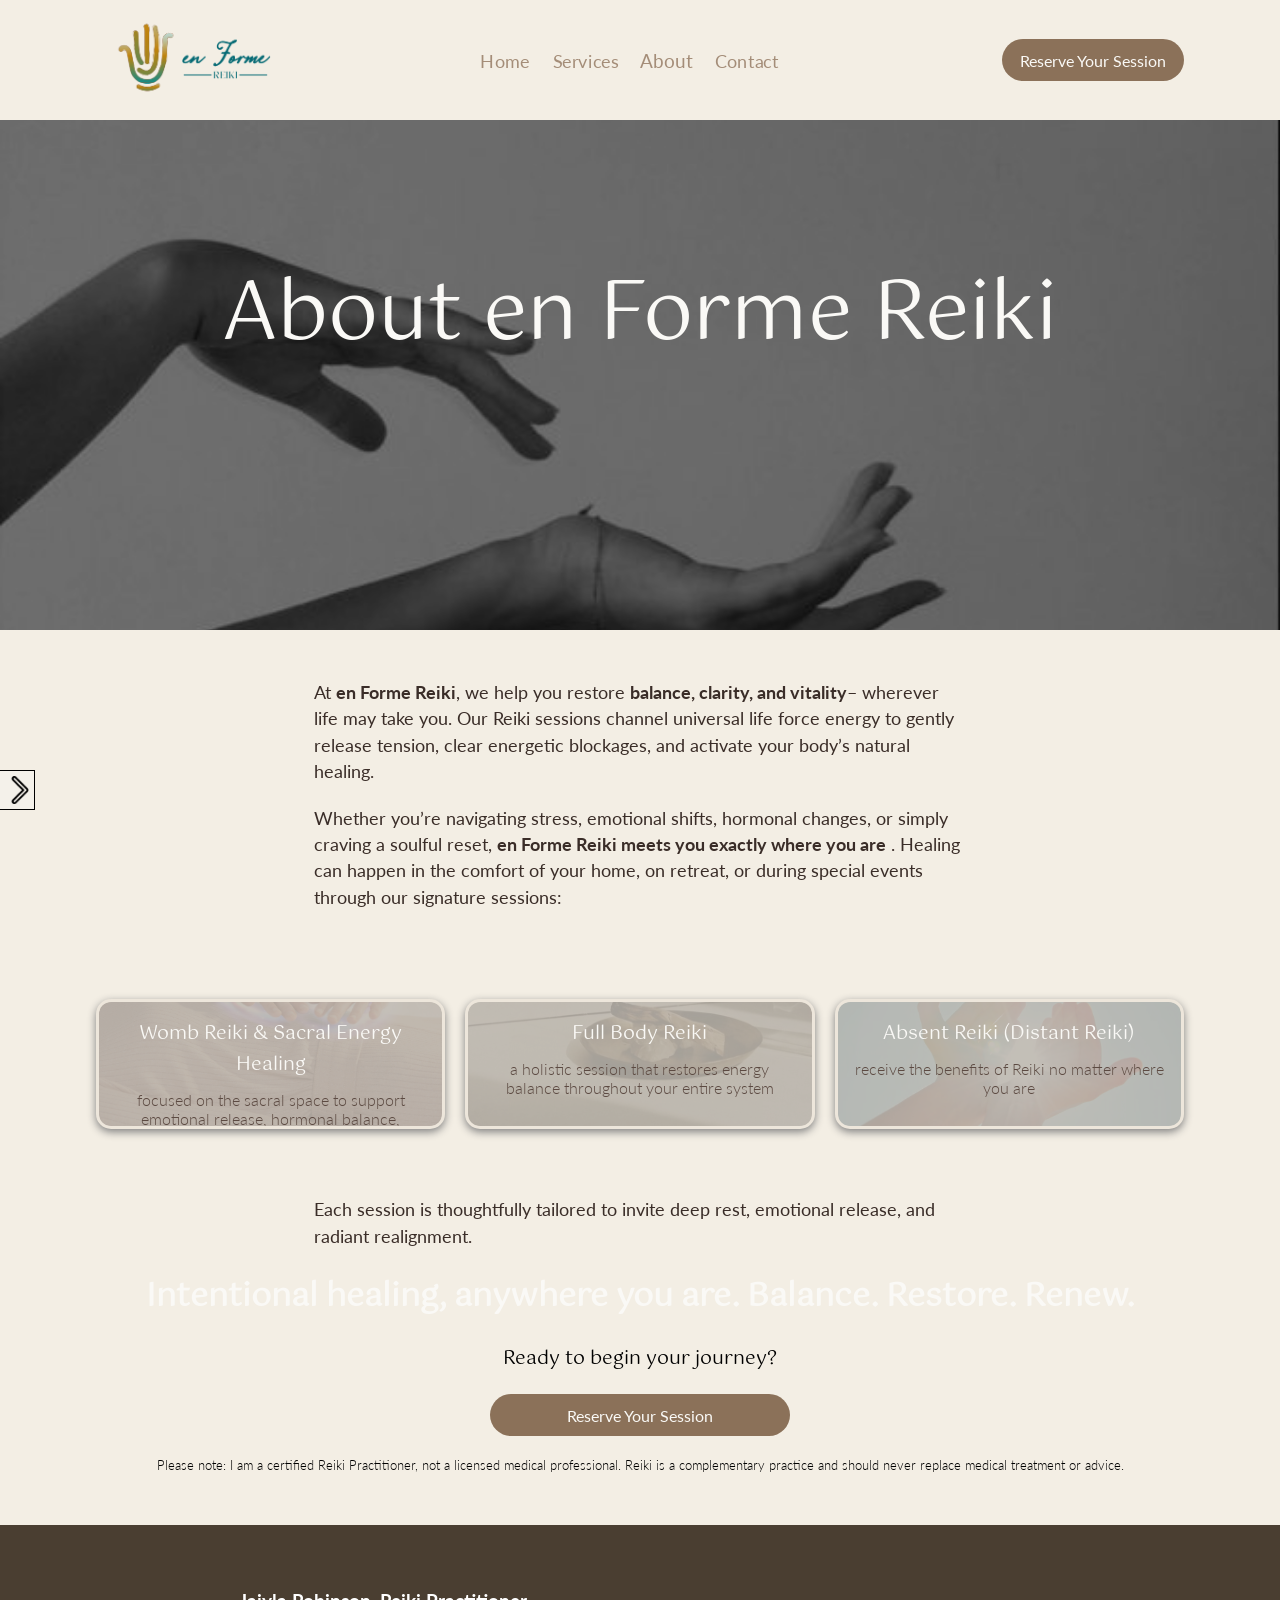
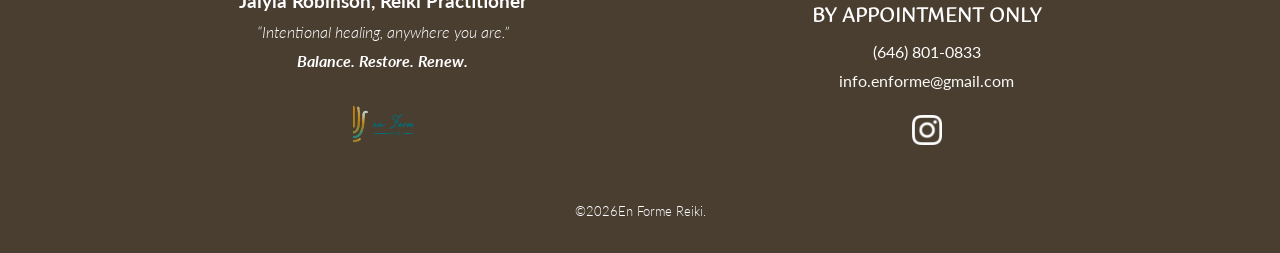
<file: about-enforme.html>
<!DOCTYPE html>
<html lang="en">
<head>
    <meta charset="UTF-8">
    <meta name="viewport" content="width=device-width, initial-scale=1.0">
    <title>En Forme Reiki - About</title>
    <link rel="shortcut icon" href="./assets/images/logo-only.png" type="image/x-icon">
    <link rel="stylesheet" href="./styles/styles.css">
   <link rel="preconnect" href="https://fonts.googleapis.com">
<link rel="preconnect" href="https://fonts.gstatic.com" crossorigin>
<link href="https://fonts.googleapis.com/css2?family=Gotu&family=Lato:ital,wght@0,100;0,300;0,400;0,700;0,900;1,100;1,300;1,400;1,700;1,900&display=swap" rel="stylesheet">
<link rel="stylesheet" href="https://cdn.jsdelivr.net/npm/swiper@11/swiper-bundle.min.css" />
</head>
<body>
   <nav>
        <div class="close">
            <div class="bar"></div>
            <div class="bar"></div>
            <div class="bar"></div>
        </div>
        <div class="navbar">
            <div class="logo">
                <a href="./index.html"><img src="./assets/images/logo.png" alt=""></a>
                
            </div>
            <ul class="nav-links">
                <a href="./index.html">
                    <li>Home</li>
                </a>
                <a href="./services.html">
                    <li>Services</li>
                </a>
              <div class="dropdown">
  <button class="dropbtn">About</button>
  <div class="dropdown-content">
    <a href="./about.html">Usui Shiki Ryoho Reiki</a>
    <a href="./about-enforme.html">en Forme Reiki</a>

  </div>
</div>
                <a href="./contact.html">
                    <li>Contact</li>
                </a>
            </ul>
            
                <a href="" class="cta"><button>Reserve Your Session</button></a>
            
        </div>
    </nav>
    <section id="enforme-hero">
        <img src="./assets/images/bg.jpg" alt="">
        <h1>About en Forme Reiki</h1>
    </section>
    <section id="about-enforme">
        <div class="wrapper">

            <h4>At <strong>en Forme Reiki</strong>, we help you restore  <strong>balance, clarity, and vitality</strong>–  wherever life may take you. Our Reiki sessions channel universal life force energy to gently release tension, clear energetic blockages, and activate your body’s natural healing.</h4>
            <h4>Whether you’re navigating stress, emotional shifts, hormonal changes, or simply craving a soulful reset, <strong>en Forme Reiki meets you exactly where you are</strong> . Healing can happen in the comfort of your home, on retreat, or during special events through our signature sessions:</h4>
          <div class="all-services">
              <div class="serv">
                
                  <h2>Womb Reiki & Sacral Energy Healing</h2>
                  <img src="./assets/images/womb.jpg" alt="">
                <p>focused on the sacral space to support emotional release, hormonal balance, creativity, and connection to your inner flow</p>
               
              </div>
               <div class="serv">
             
                   <h2>Full Body Reiki</h2>
                   <img src="./assets/images/incense.jpg" alt="" class="down">
                <p>a holistic session that restores energy balance throughout your entire system</p>
              
                
              </div>
              <div class="serv">
                
                  <h2>Absent Reiki (Distant Reiki)</h2>
                  <img  src="./assets/images/absent.avif" alt="" class="down">
                <p>receive the benefits of Reiki no matter where you are</p>    
              </div>
             
              
            </div>
<h4>Each session is thoughtfully tailored to invite deep rest, emotional release, and radiant realignment.</h4>
<h2>Intentional healing, anywhere you are. Balance. Restore. Renew.</h2>

<h3>Ready to begin your journey?</h3>
 <a href="" class="cta"><button>Reserve Your Session</button></a>
 <p class="note">
    Please note: I am a certified Reiki Practitioner, not a licensed medical professional. Reiki is a complementary practice and should never replace medical treatment or advice.
 </p>
        </div>

    </section>
    <div class="sticky-cta">
        <a href="" class="cta"><button>Reserve Your Session</button></a>
        <img src="./assets/icons/right-arrow.png" alt="">
    </div>
     <footer>
        <div class="footer-container">
  <div class="footer-wrap">
            <div class="logo">
            <img src="./assets/images/logo.png" alt="">
        </div>
            <h4>Jaiyla Robinson, Reiki Practitioner</h4>
        <span>“Intentional healing, anywhere you are.”</span>    
        <strong><em>Balance. Restore. Renew.</em></strong>
        
        </div>
        <div class="footer-socials">
            <h3>BY APPOINTMENT ONLY</h3>
            <h4>(646) 801-0833</h4>
            <h4><a style="color:black;" href="mailto:info.enforme@gmail.com">info.enforme@gmail.com</a></h4>
            <a href="https://www.instagram.com/enforme.reiki?igsh=ZTB6aHZ5ZW0xNWhv" target="_blank"><img src="./assets/icons/instagram.png" alt=""></a>
        </div>
        </div>
      
        
        <p>&#169;<span class="year"> </span>En Forme Reiki.</p>
    </footer>
    <script src="./scripts/faqs.js"></script>
    <script src="scripts/script.js"></script>
    <script>document.querySelector('.year').textContent = new Date().getFullYear();</script>
</body>
</html>
</file>
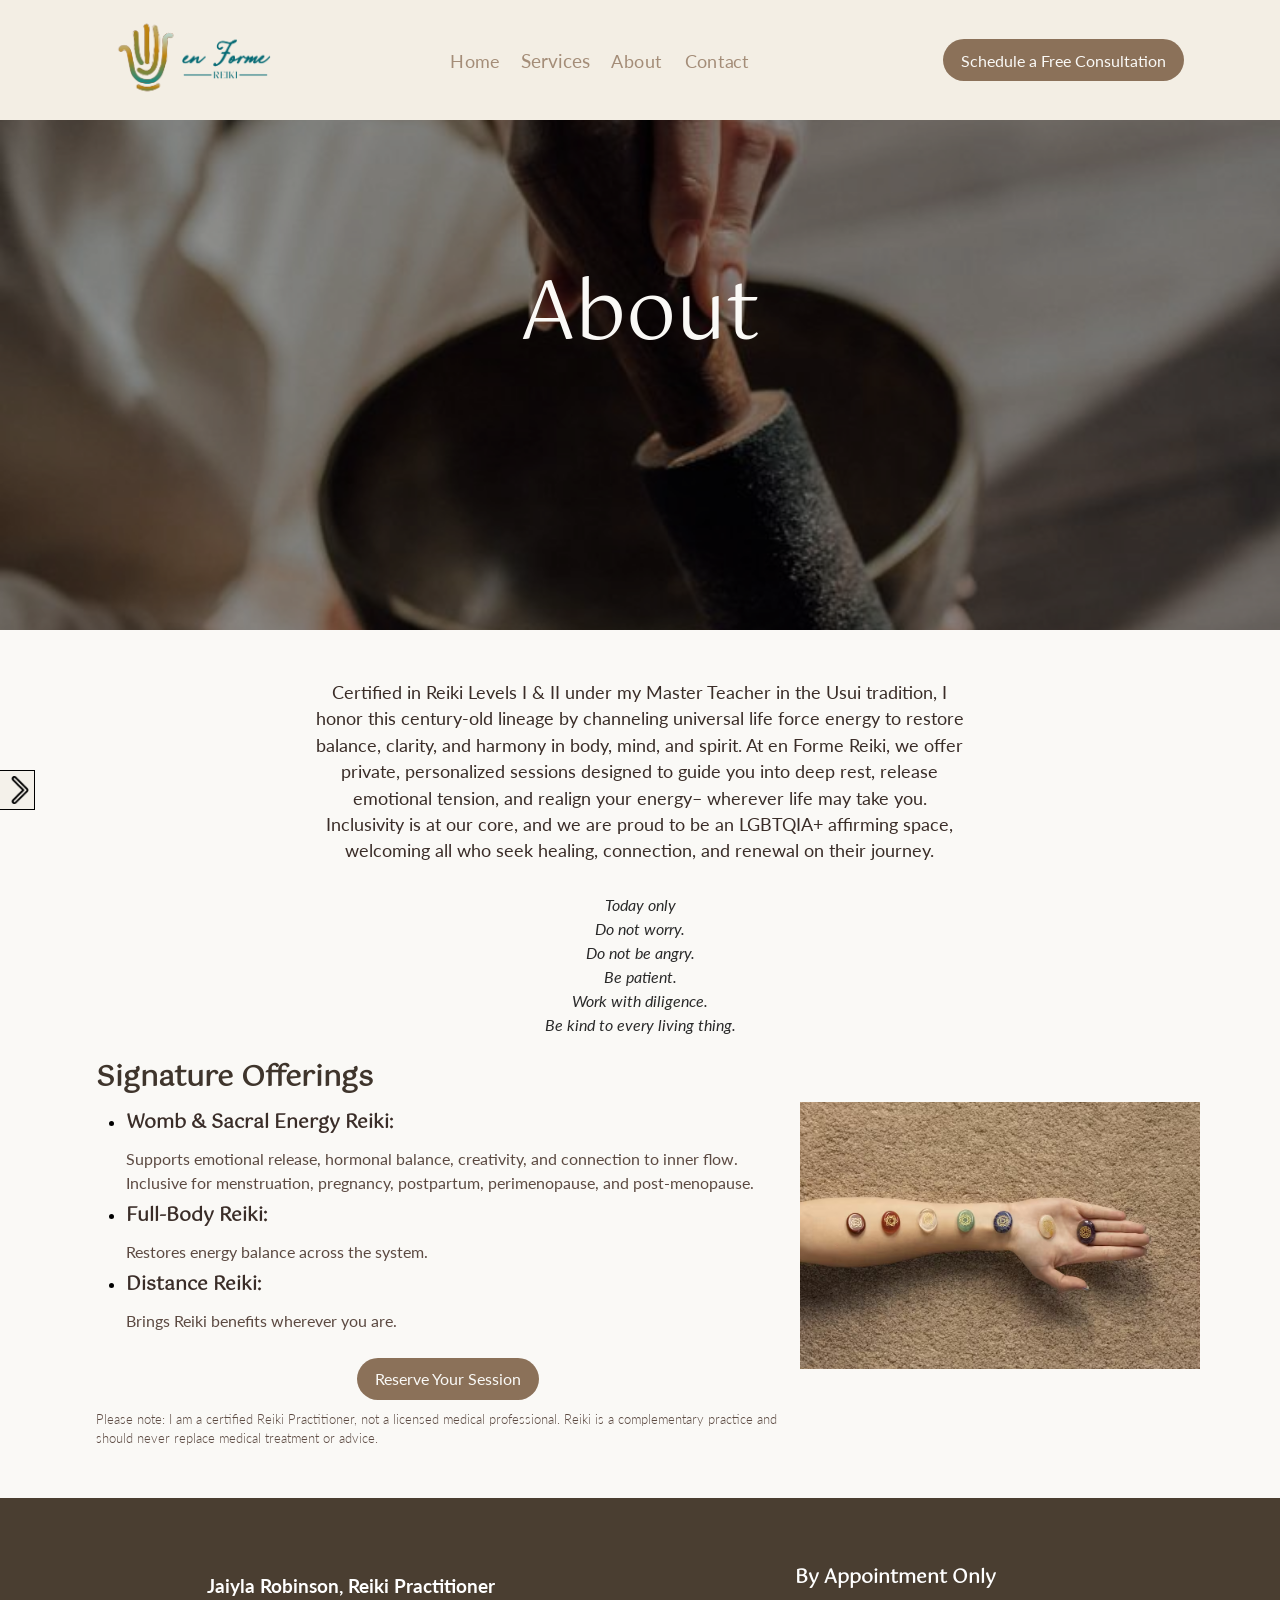
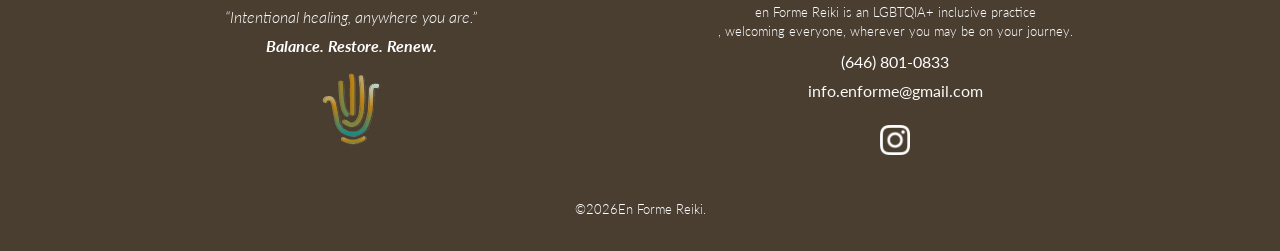
<file: about.html>
<!DOCTYPE html>
<html lang="en">
<head>
    <meta charset="UTF-8">
    <meta name="viewport" content="width=device-width, initial-scale=1.0">
    <title>En Forme Reiki - About</title>
    <link rel="shortcut icon" href="./assets/images/logo-only.png" type="image/x-icon">
    <link rel="stylesheet" href="./styles/styles.css">
   <link rel="preconnect" href="https://fonts.googleapis.com">
<link rel="preconnect" href="https://fonts.gstatic.com" crossorigin>
<link href="https://fonts.googleapis.com/css2?family=Gotu&family=Lato:ital,wght@0,100;0,300;0,400;0,700;0,900;1,100;1,300;1,400;1,700;1,900&display=swap" rel="stylesheet">
<link rel="stylesheet" href="https://cdn.jsdelivr.net/npm/swiper@11/swiper-bundle.min.css" />
<link href="https://assets.calendly.com/assets/external/widget.css" rel="stylesheet">
<script src="https://assets.calendly.com/assets/external/widget.js" type="text/javascript" async></script>
</head>
<body>
   <nav>
        <div class="close">
            <div class="bar"></div>
            <div class="bar"></div>
            <div class="bar"></div>
        </div>
        <div class="navbar">
            <div class="logo">
                <a href="./index.html"><img src="./assets/images/logo.png" alt=""></a>
                
            </div>
            <ul class="nav-links">
                <a href="./index.html">
                    <li>Home</li>
                </a>
                          <div class="dropdown">
  <button class="dropbtn">Services</button>
  <div class="dropdown-content">
    <a href="./services.html">Services</a>
    <a href="./services.html#faqs">FAQS</a>

  </div>
</div>
<a href="./services.html" class="mob">
                    <li>Services</li>
                </a>
                
<a href="./services.html#faqs" class="mob">
                    <li>FAQS</li>
                </a>             
  
    <a href="./about.html"><li>About</li></a>


                <a href="./contact.html">
                    <li>Contact</li>
                </a>
            </ul>
            
                <a  class="cta" onclick="Calendly.initPopupWidget({url: 'https://calendly.com/enforme-reiki/10-minute-consultation'});return false;"><button>Schedule a Free Consultation</button></a>
            
        </div>
    </nav>
    <section id="about-hero">
       <img src="./assets/images/place2.jpg" alt="">
       <h1>About </h1>
    </section>
    <section id="about" class="about">
        <div class="wrapper">
<h4>Certified in Reiki Levels I & II under my Master Teacher in the Usui tradition, I honor this century-old lineage by channeling universal life force energy to restore balance, clarity, and harmony in body, mind, and spirit. At en Forme Reiki, we offer private, personalized sessions designed to guide you into deep rest, release emotional tension, and realign your energy– wherever life may take you. Inclusivity is at our core, and we are proud to be an LGBTQIA+ affirming space, welcoming all who seek healing, connection, and renewal on their journey.</h4>
<div class="wrap">
    <!-- <img src="./assets/images/LINEAGE PAGE- Usui Shiki Ryoho.jpeg" alt=""> -->
<span>Today only</span>
<span>Do not worry.</span>
<span>Do not be angry.</span>
<span>Be patient.</span>
<span>Work with diligence.</span>
<span>Be kind to every living thing.</span>
</div>
<div class="jayla">
    <h2 style="text-align: left; width: 100%;">Signature Offerings </h2>
    <div class="offerings">
        <div class="text-hold">
<ul>
        <li><h3 ><strong>Womb & Sacral Energy Reiki:</strong></h3> <br> <p>Supports emotional release, hormonal balance, creativity, and connection to inner flow. <br>Inclusive for menstruation, pregnancy, postpartum, perimenopause, and post-menopause.</p></li>
        <li><h3><strong>Full-Body Reiki:</strong></h3><br> <p> Restores energy balance across the system.</p></li>
        <li><h3><strong>Distance Reiki:</strong></h3><br> <p>Brings Reiki benefits wherever you are.</p></li>
    </ul>
    <a onclick="Calendly.initPopupWidget({url: 'https://calendly.com/d/cwfh-nrc-zv4?background_color=f6f3ec&text_color=4b3b35&primary_color=8b7159'});return false;" class="cta"><button>Reserve Your Session</button></a>
 <p class="note">
    Please note: I am a certified Reiki Practitioner, not a licensed medical professional. Reiki is a complementary practice and should never replace medical treatment or advice.
 </p>
        </div>
        <div class="img-hold">
            <img src="./assets/images/hand.avif" alt="">
        </div>
    </div>
    
</div>

        </div>
    </section>
  <div class="sticky-cta">
        <a onclick="Calendly.initPopupWidget({url: 'https://calendly.com/d/cwfh-nrc-zv4?background_color=f6f3ec&text_color=4b3b35&primary_color=8b7159'});return false;" class="cta"><button>Reserve Your Session</button></a>
        <img src="./assets/icons/right-arrow.png" alt="">
    </div>
   <footer>
        <div class="footer-container">
  <div class="footer-wrap">
          
            <h4>Jaiyla Robinson, Reiki Practitioner</h4>
        <span>“Intentional healing, anywhere you are.”</span>    
        <strong><em>Balance. Restore. Renew.</em></strong>
          <div class="logo">
            <img src="./assets/images/logo-only.png" alt="">
        </div>
        </div>
        
        <div class="footer-socials">
            <h3>By Appointment Only</h3>
            <p style="text-align: center;">en Forme Reiki is an LGBTQIA+ inclusive practice <br>, welcoming everyone, wherever you may be on your journey.</p>
            <h4>(646) 801-0833</h4>
            <h4><a style="color:black;" href="mailto:info.enforme@gmail.com">info.enforme@gmail.com</a></h4>
            <a href="https://www.instagram.com/enforme.reiki?igsh=ZTB6aHZ5ZW0xNWhv" target="_blank"><img src="./assets/icons/instagram.png" alt=""></a>
        </div>
        </div>
      
        
        <p>&#169;<span class="year"> </span>En Forme Reiki.</p>
    </footer>
    <script src="./scripts/faqs.js"></script>
    <script src="./scripts/script.js"></script>
    <script>document.querySelector('.year').textContent = new Date().getFullYear();</script>
</body>
</html>
</file>
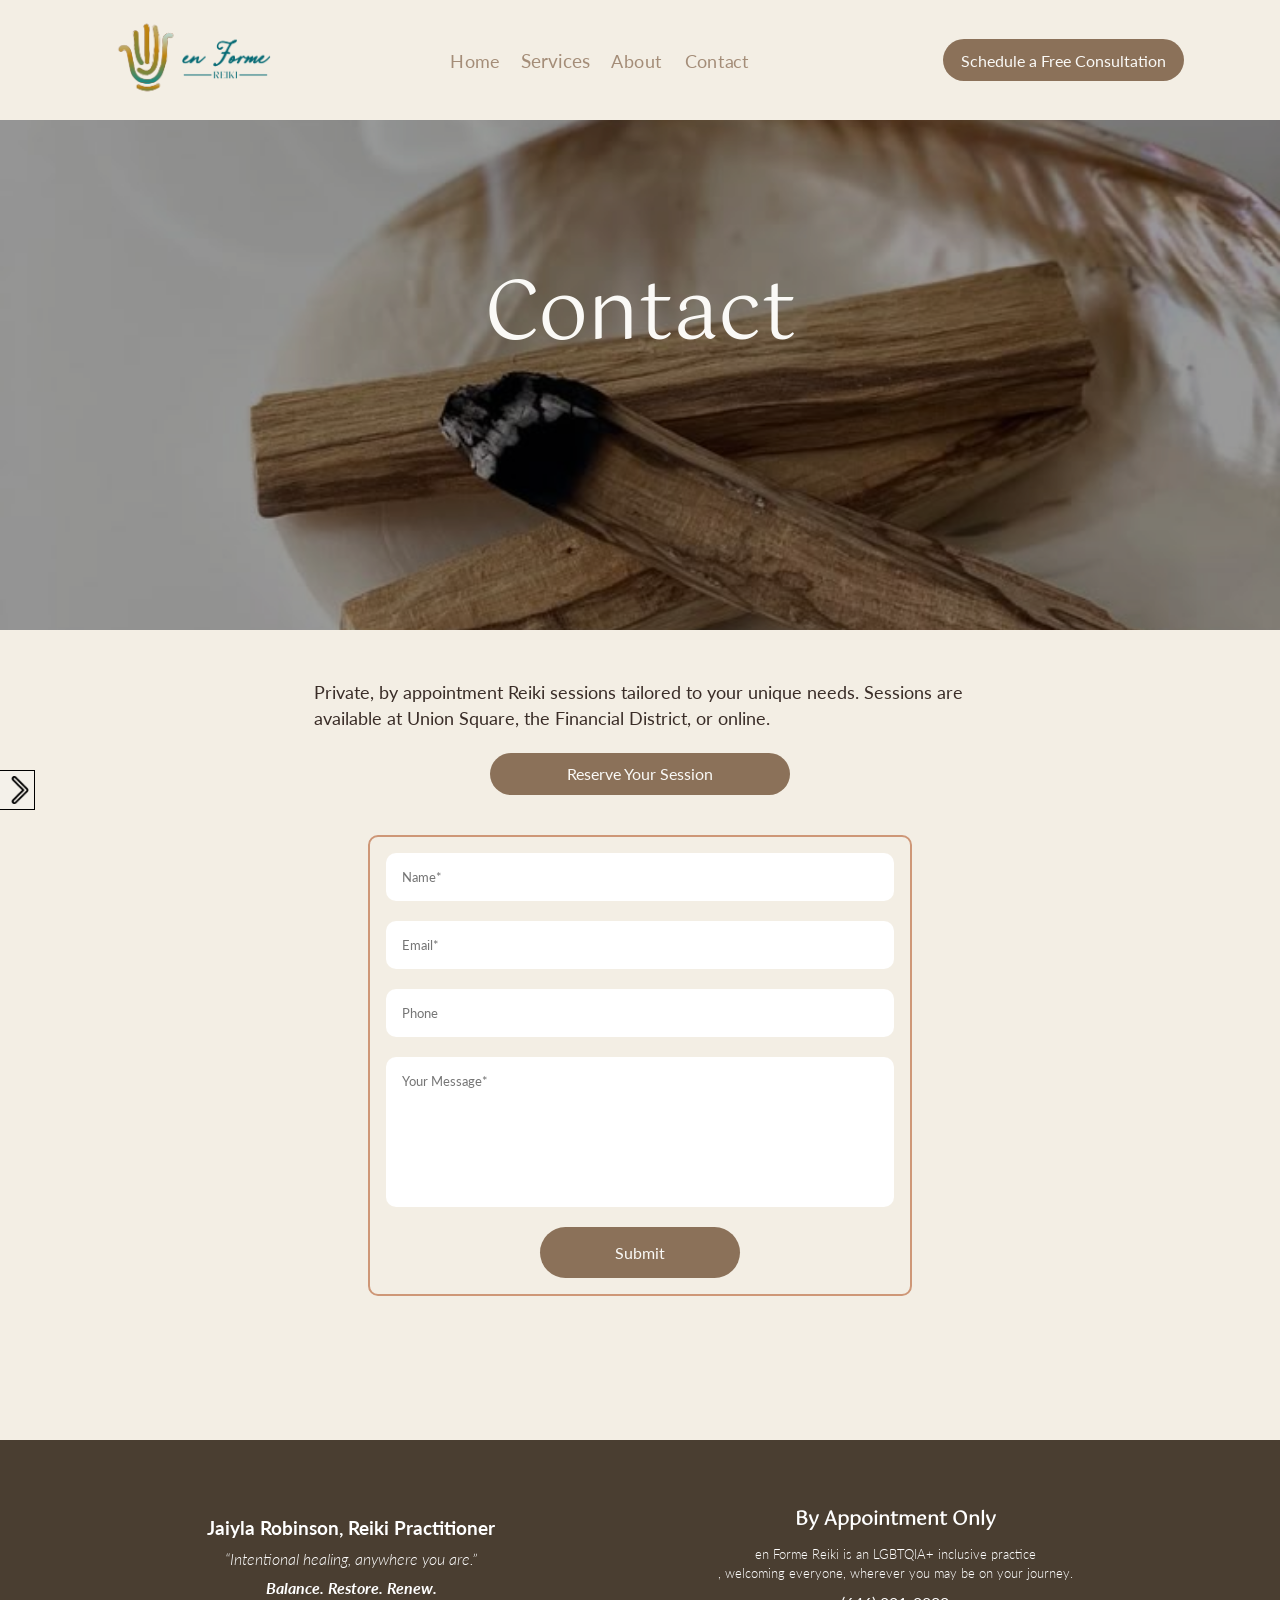
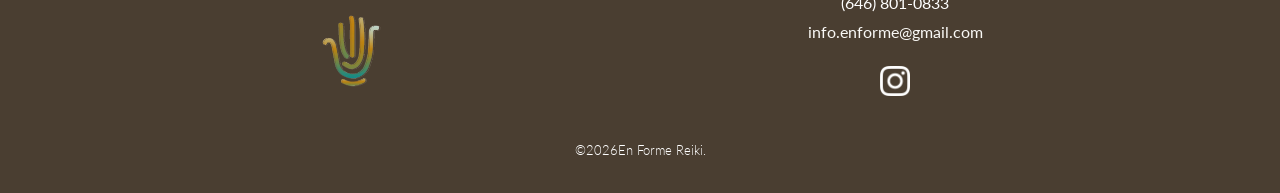
<file: contact.html>
<!DOCTYPE html>
<html lang="en">
<head>
    <meta charset="UTF-8">
    <meta name="viewport" content="width=device-width, initial-scale=1.0">
    <title>En Forme Reiki - Contact</title>
     <link rel="shortcut icon" href="./assets/images/logo-only.png" type="image/x-icon">
    <link rel="stylesheet" href="./styles/styles.css">
   <link rel="preconnect" href="https://fonts.googleapis.com">
<link rel="preconnect" href="https://fonts.gstatic.com" crossorigin>
<link href="https://fonts.googleapis.com/css2?family=Gotu&family=Lato:ital,wght@0,100;0,300;0,400;0,700;0,900;1,100;1,300;1,400;1,700;1,900&display=swap" rel="stylesheet">
<link rel="stylesheet" href="https://cdn.jsdelivr.net/npm/swiper@11/swiper-bundle.min.css" />
<link href="https://assets.calendly.com/assets/external/widget.css" rel="stylesheet">
<script src="https://assets.calendly.com/assets/external/widget.js" type="text/javascript" async></script>
</head>
<body>
  <nav>
        <div class="close">
            <div class="bar"></div>
            <div class="bar"></div>
            <div class="bar"></div>
        </div>
        <div class="navbar">
            <div class="logo">
                <a href="./index.html"><img src="./assets/images/logo.png" alt=""></a>
                
            </div>
            <ul class="nav-links">
                <a href="./index.html">
                    <li>Home</li>
                </a>
                          <div class="dropdown">
  <button class="dropbtn">Services</button>
  <div class="dropdown-content">
    <a href="./services.html">Services</a>
    <a href="./services.html#faqs">FAQS</a>

  </div>
</div>
<a href="./services.html" class="mob">
                    <li>Services</li>
                </a>
                
<a href="./services.html#faqs" class="mob">
                    <li>FAQS</li>
                </a>             
  
    <a href="./about.html"><li>About</li></a>


                <a href="./contact.html">
                    <li>Contact</li>
                </a>
            </ul>
            
                <a  class="cta" onclick="Calendly.initPopupWidget({url: 'https://calendly.com/enforme-reiki/10-minute-consultation'});return false;"><button>Schedule a Free Consultation</button></a>
            
        </div>
    </nav>
    <div class="sticky-cta">
        <a onclick="Calendly.initPopupWidget({url: 'https://calendly.com/d/cwfh-nrc-zv4?background_color=f6f3ec&text_color=4b3b35&primary_color=8b7159'});return false;" class="cta"><button>Reserve Your Session</button></a>
        <img src="./assets/icons/right-arrow.png" alt="">
    </div>
    <section id="contact-hero">
        <img src="./assets/images/USE.jpg" alt="">
        <h1>Contact</h1>
    </section>
    <section id="contact">
        <div class="wrapper">
<h4>Private, by appointment Reiki sessions tailored to your unique needs. Sessions are available at Union Square, the Financial District, or online.</h4>
<a onclick="Calendly.initPopupWidget({url: 'https://calendly.com/d/cwfh-nrc-zv4?background_color=f6f3ec&text_color=4b3b35&primary_color=8b7159'});return false;" class="cta"><button>Reserve Your Session</button></a>

<!-- <p>For corporate and media inquiries, please use the form below to connect with us directly.</p> -->
<form action="">
    <input type="text" placeholder="Name*" required>
    <input type="text" placeholder="Email*" required>
    <input type="number" name="Phone" id="" placeholder="Phone">
    <textarea name="message" id="message" placeholder="Your Message*" required></textarea>
    <button type="submit">Submit</button>
</form>
        </div>
    </section>
    <footer>
        <div class="footer-container">
  <div class="footer-wrap">
          
            <h4>Jaiyla Robinson, Reiki Practitioner</h4>
        <span>“Intentional healing, anywhere you are.”</span>    
        <strong><em>Balance. Restore. Renew.</em></strong>
          <div class="logo">
            <img src="./assets/images/logo-only.png" alt="">
        </div>
        </div>
        
        <div class="footer-socials">
            <h3>By Appointment Only</h3>
            <p style="text-align: center;">en Forme Reiki is an LGBTQIA+ inclusive practice <br>, welcoming everyone, wherever you may be on your journey.</p>
            <h4>(646) 801-0833</h4>
            <h4><a style="color:black;" href="mailto:info.enforme@gmail.com">info.enforme@gmail.com</a></h4>
            <a href="https://www.instagram.com/enforme.reiki?igsh=ZTB6aHZ5ZW0xNWhv" target="_blank"><img src="./assets/icons/instagram.png" alt=""></a>
        </div>
        </div>
      
        
        <p>&#169;<span class="year"> </span>En Forme Reiki.</p>
    </footer>
    <script src="./scripts/faqs.js"></script>
    <script src="./scripts/script.js"></script>
    <script>document.querySelector('.year').textContent = new Date().getFullYear();</script>
</body>
</html>
</file>
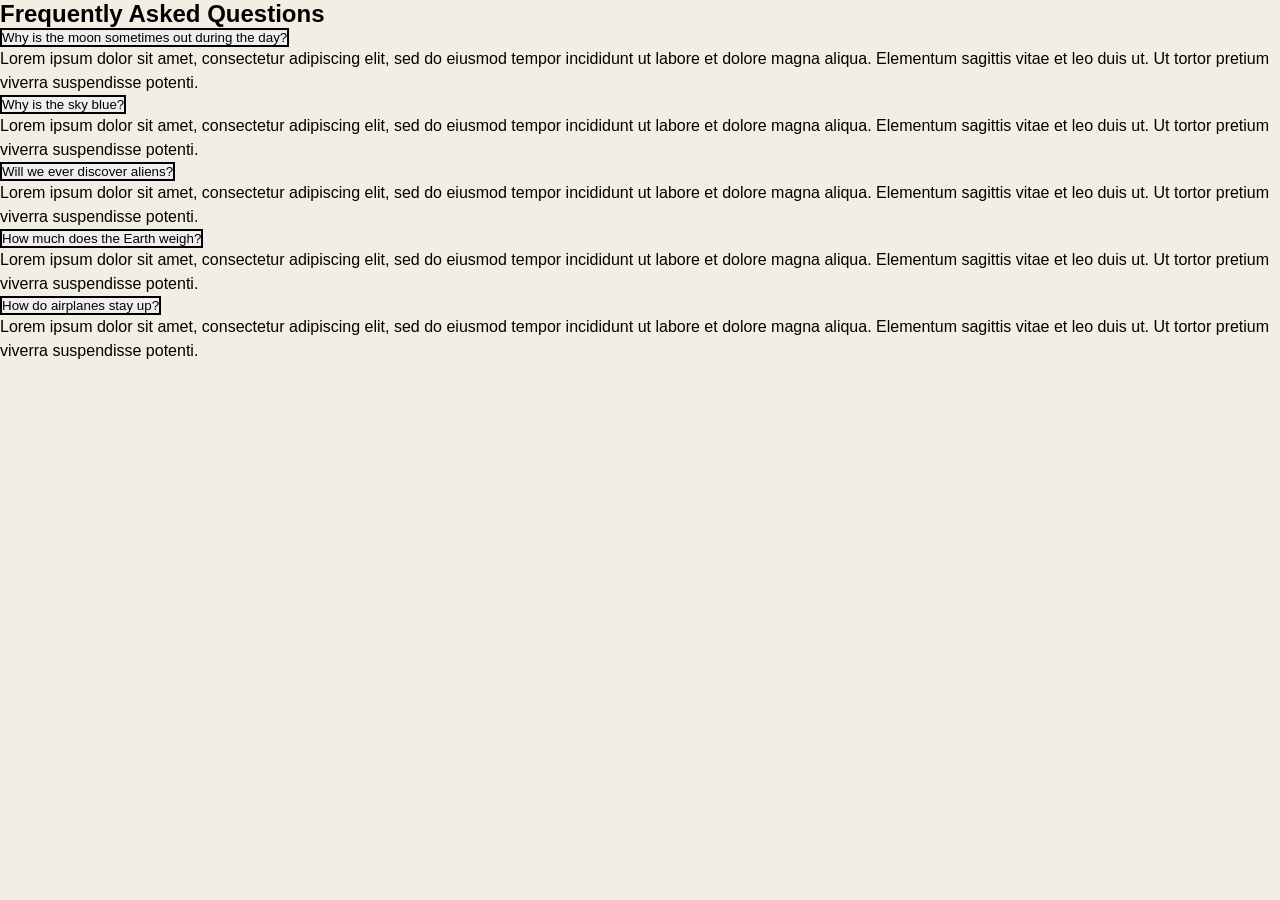
<file: faqs.html>
<!DOCTYPE html>
<html lang="en">
<head>
    <meta charset="UTF-8">
    <meta name="viewport" content="width=device-width, initial-scale=1.0">
    <title>Document</title>
    <link rel="stylesheet" href="./styles/styles.css">
</head>
<body>
     <div class="container">
      <h2>Frequently Asked Questions</h2>
      <div class="accordion">
        <div class="accordion-item">
          <button id="accordion-button-1" aria-expanded="false">
            <span class="accordion-title">Why is the moon sometimes out during the day?</span>
            <span class="icon" aria-hidden="true"></span>
          </button>
          <div class="accordion-content">
            <p>
              Lorem ipsum dolor sit amet, consectetur adipiscing elit, sed do eiusmod tempor
              incididunt ut labore et dolore magna aliqua. Elementum sagittis vitae et leo duis ut.
              Ut tortor pretium viverra suspendisse potenti.
            </p>
          </div>
        </div>
        <div class="accordion-item">
          <button id="accordion-button-2" aria-expanded="false">
            <span class="accordion-title">Why is the sky blue?</span>
            <span class="icon" aria-hidden="true"></span>
          </button>
          <div class="accordion-content">
            <p>
              Lorem ipsum dolor sit amet, consectetur adipiscing elit, sed do eiusmod tempor
              incididunt ut labore et dolore magna aliqua. Elementum sagittis vitae et leo duis ut.
              Ut tortor pretium viverra suspendisse potenti.
            </p>
          </div>
        </div>
        <div class="accordion-item">
          <button id="accordion-button-3" aria-expanded="false">
            <span class="accordion-title">Will we ever discover aliens?</span>
            <span class="icon" aria-hidden="true"></span>
          </button>
          <div class="accordion-content">
            <p>
              Lorem ipsum dolor sit amet, consectetur adipiscing elit, sed do eiusmod tempor
              incididunt ut labore et dolore magna aliqua. Elementum sagittis vitae et leo duis ut.
              Ut tortor pretium viverra suspendisse potenti.
            </p>
          </div>
        </div>
        <div class="accordion-item">
          <button id="accordion-button-4" aria-expanded="false">
            <span class="accordion-title">How much does the Earth weigh?</span>
            <span class="icon" aria-hidden="true"></span>
          </button>
          <div class="accordion-content">
            <p>
              Lorem ipsum dolor sit amet, consectetur adipiscing elit, sed do eiusmod tempor
              incididunt ut labore et dolore magna aliqua. Elementum sagittis vitae et leo duis ut.
              Ut tortor pretium viverra suspendisse potenti.
            </p>
          </div>
        </div>
        <div class="accordion-item">
          <button id="accordion-button-5" aria-expanded="false">
            <span class="accordion-title">How do airplanes stay up?</span>
            <span class="icon" aria-hidden="true"></span>
          </button>
          <div class="accordion-content">
            <p>
              Lorem ipsum dolor sit amet, consectetur adipiscing elit, sed do eiusmod tempor
              incididunt ut labore et dolore magna aliqua. Elementum sagittis vitae et leo duis ut.
              Ut tortor pretium viverra suspendisse potenti.
            </p>
          </div>
        </div>
      </div>
    </div>
</body>
</html>
</file>
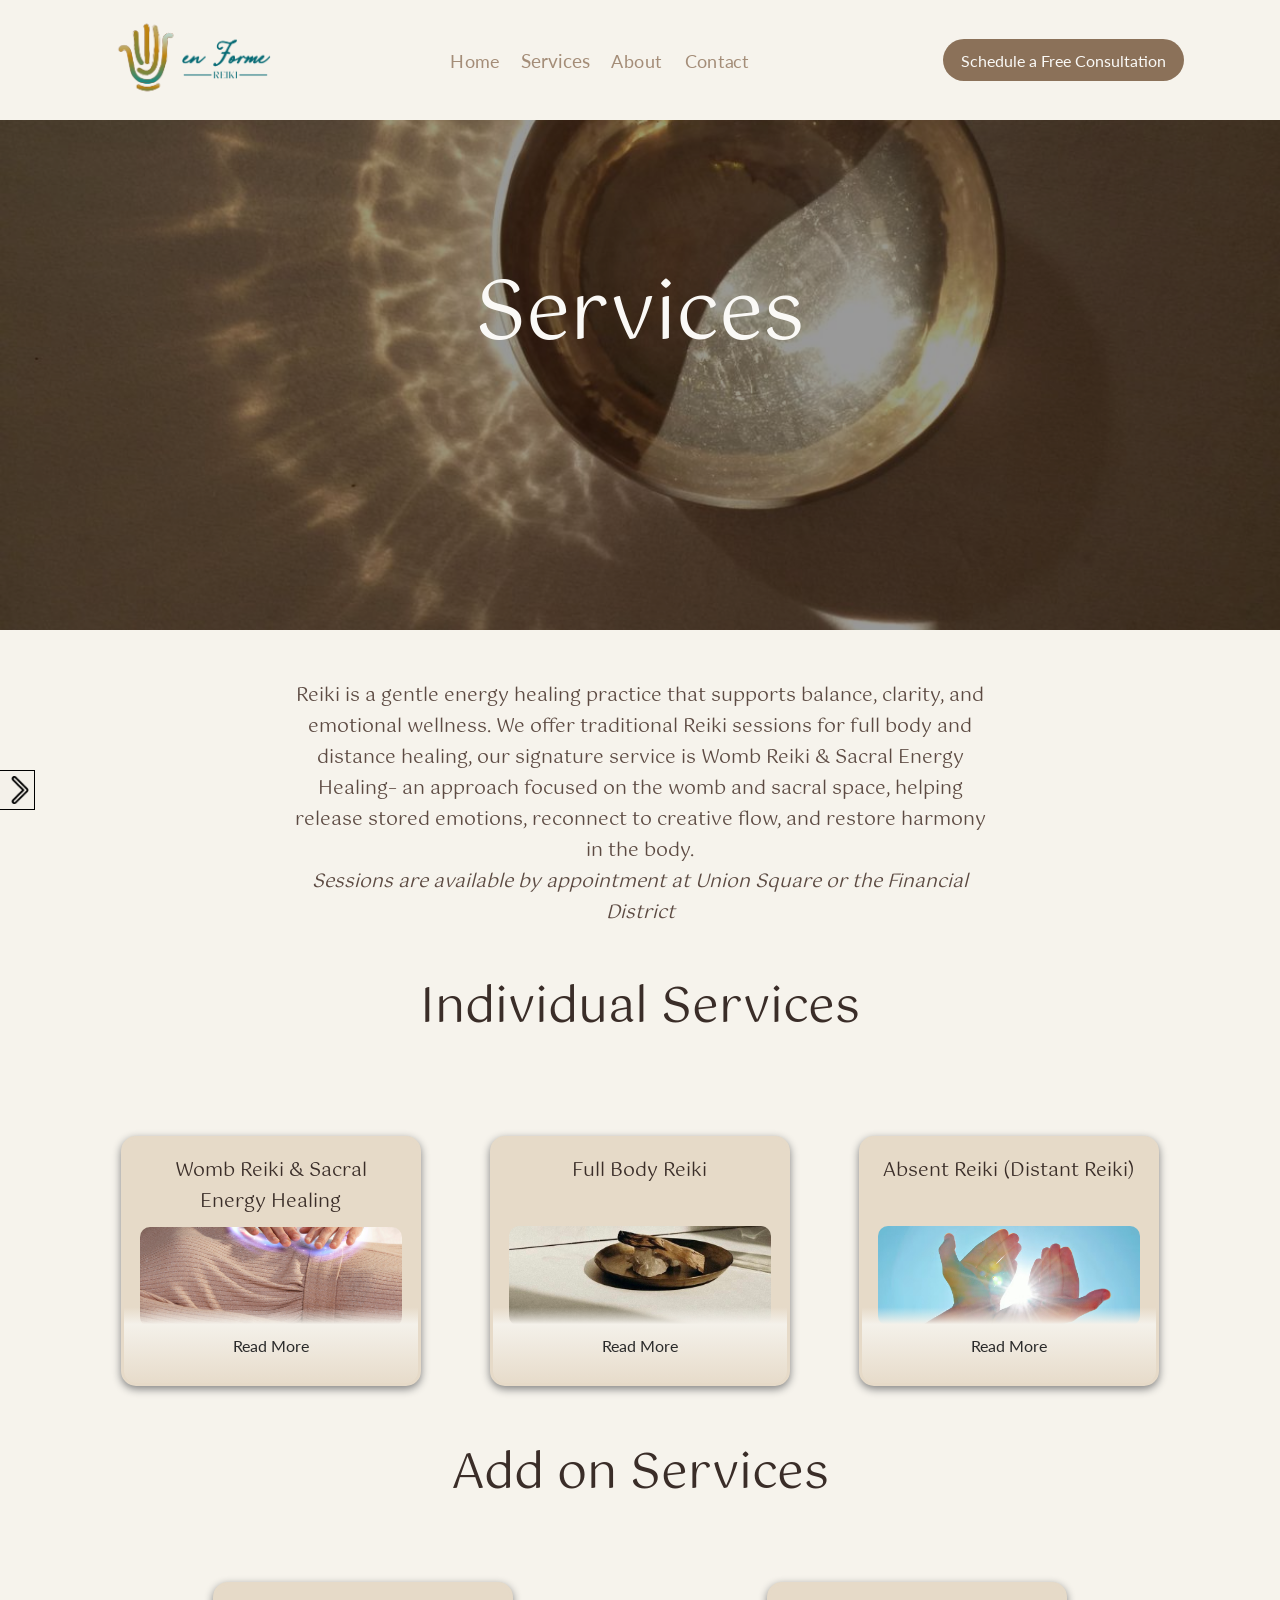
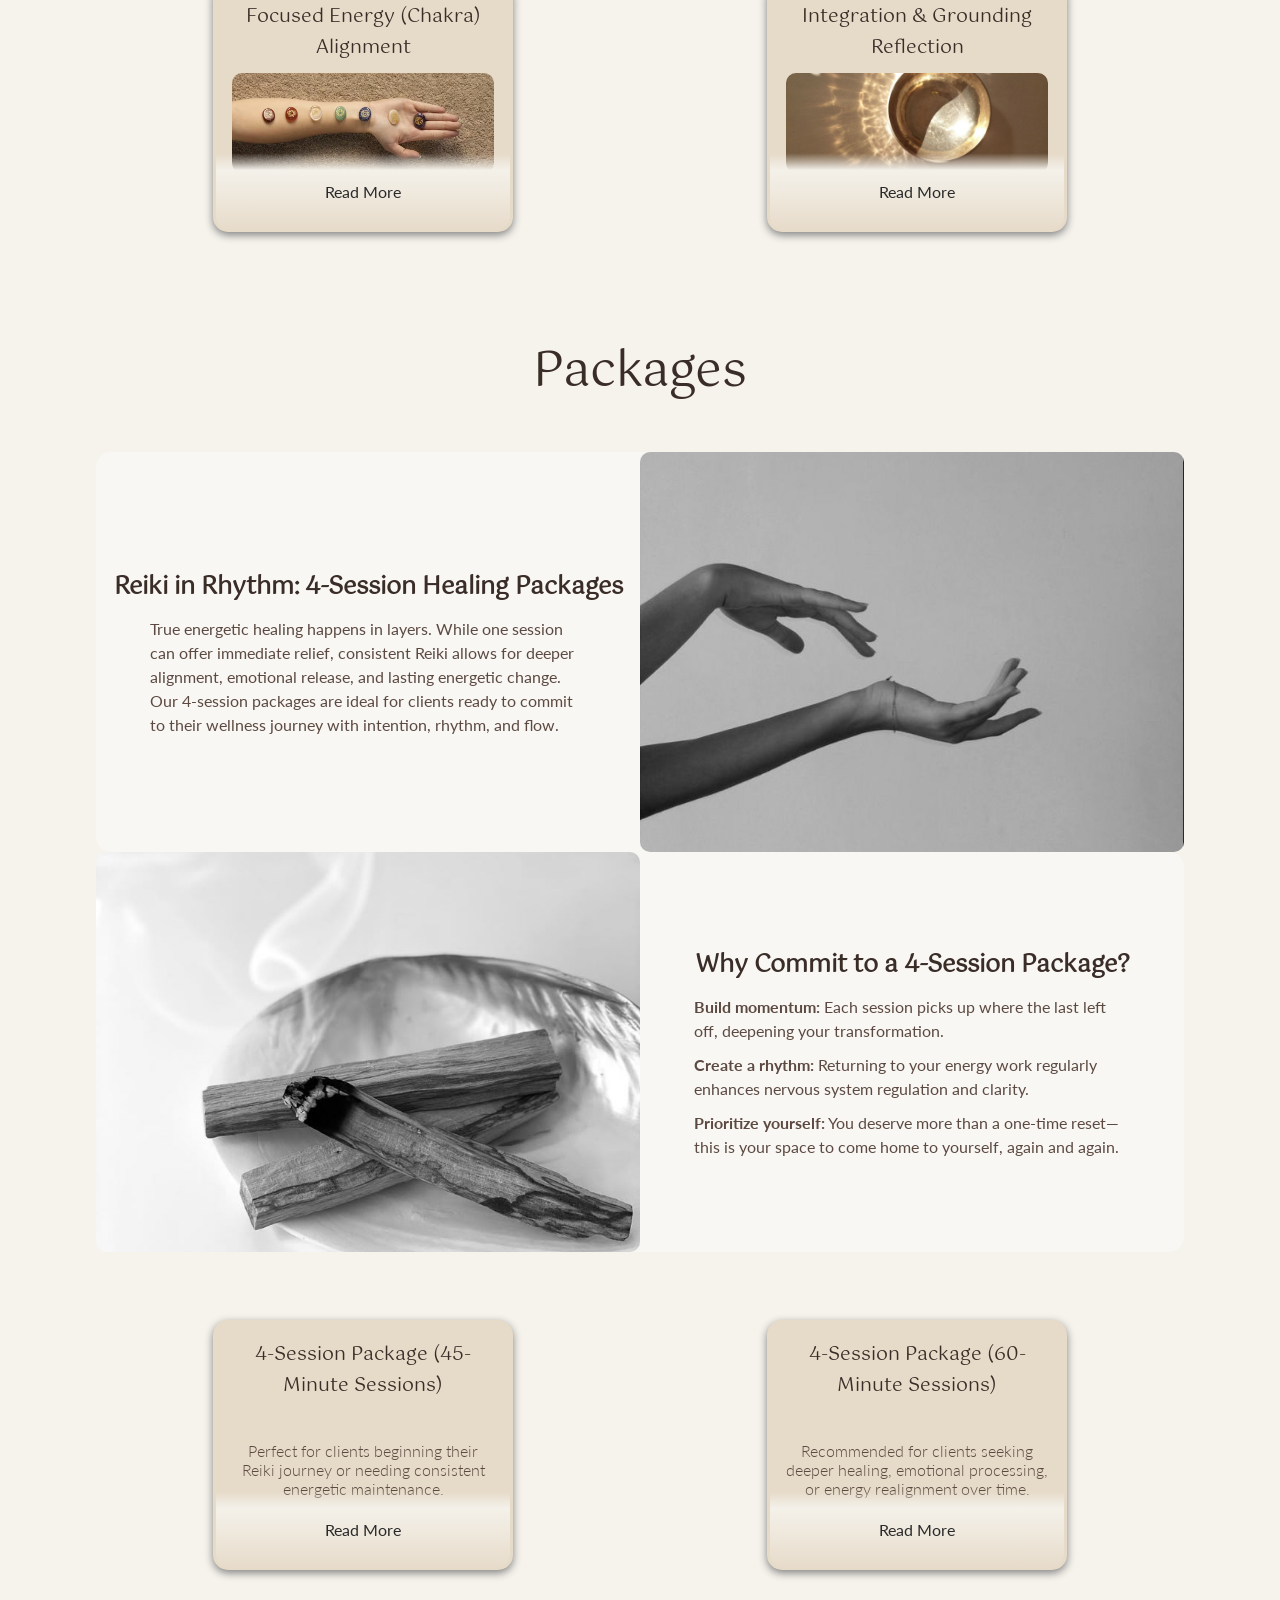
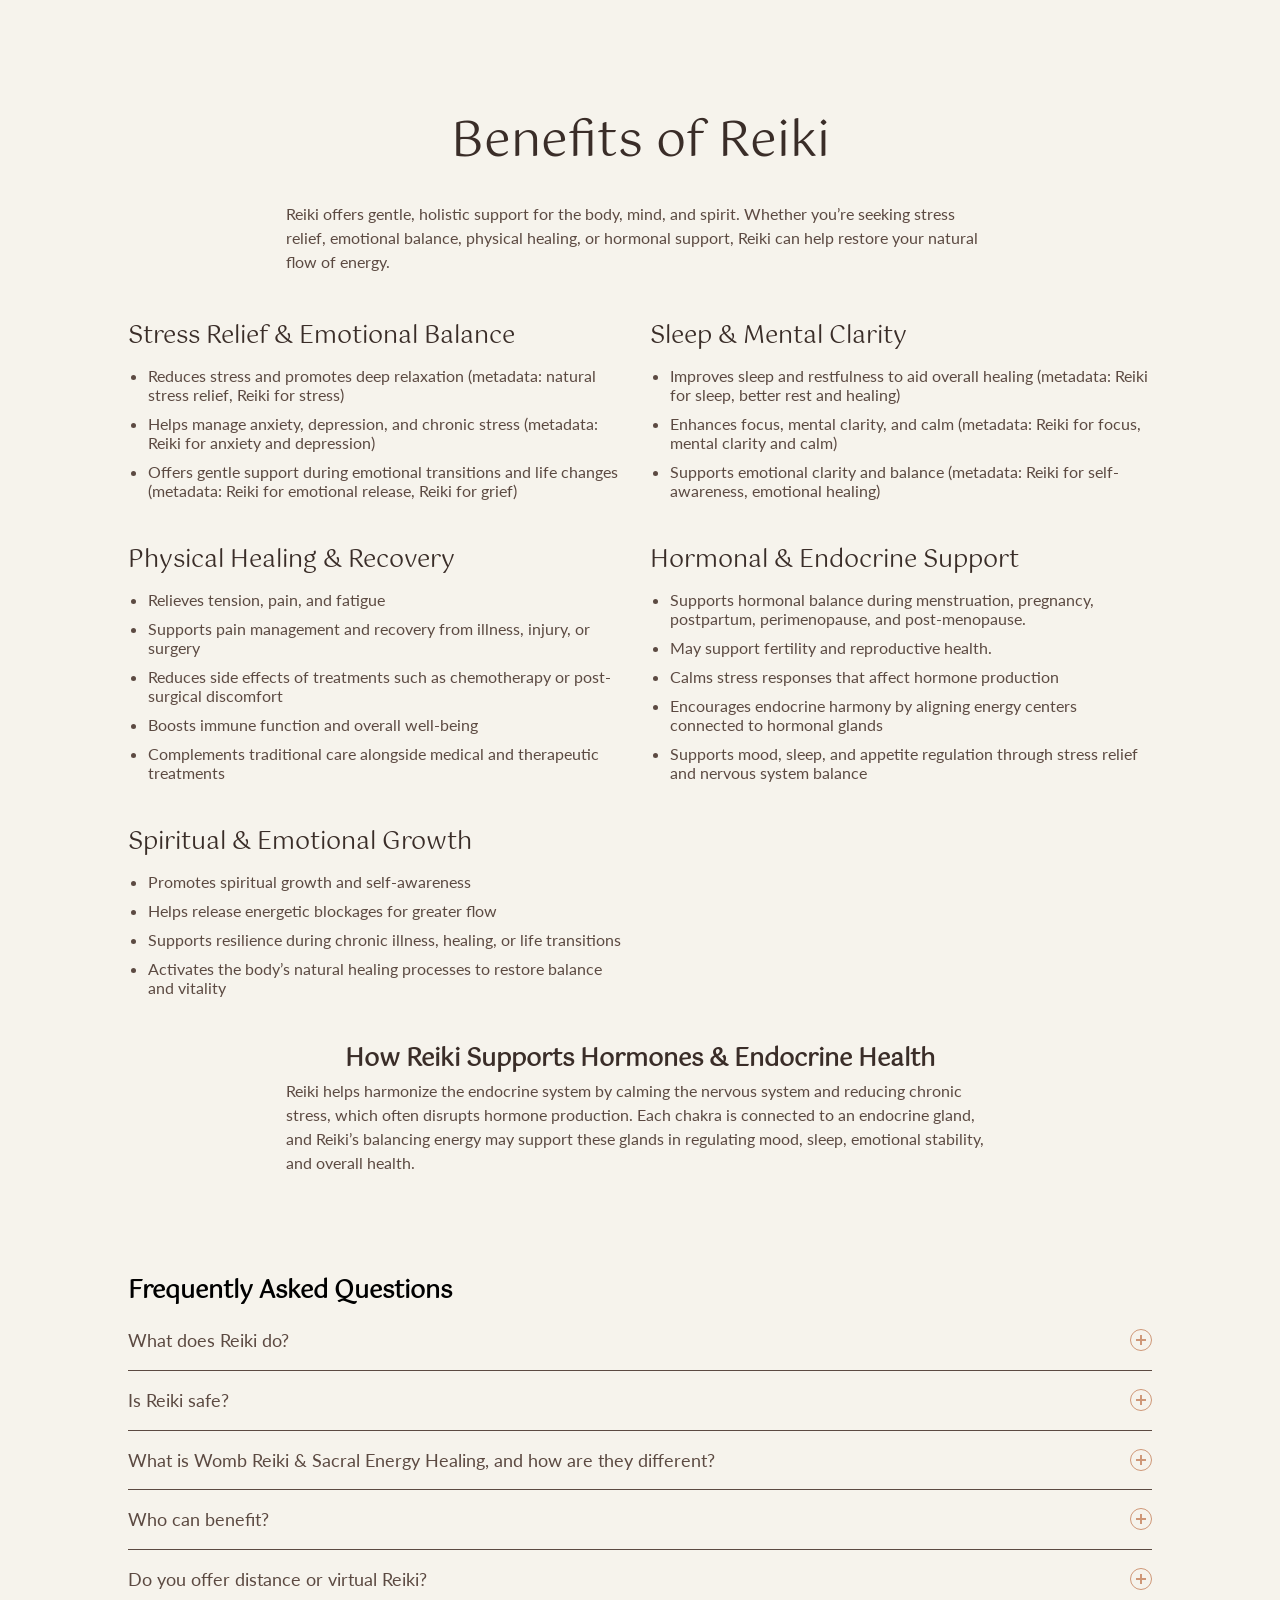
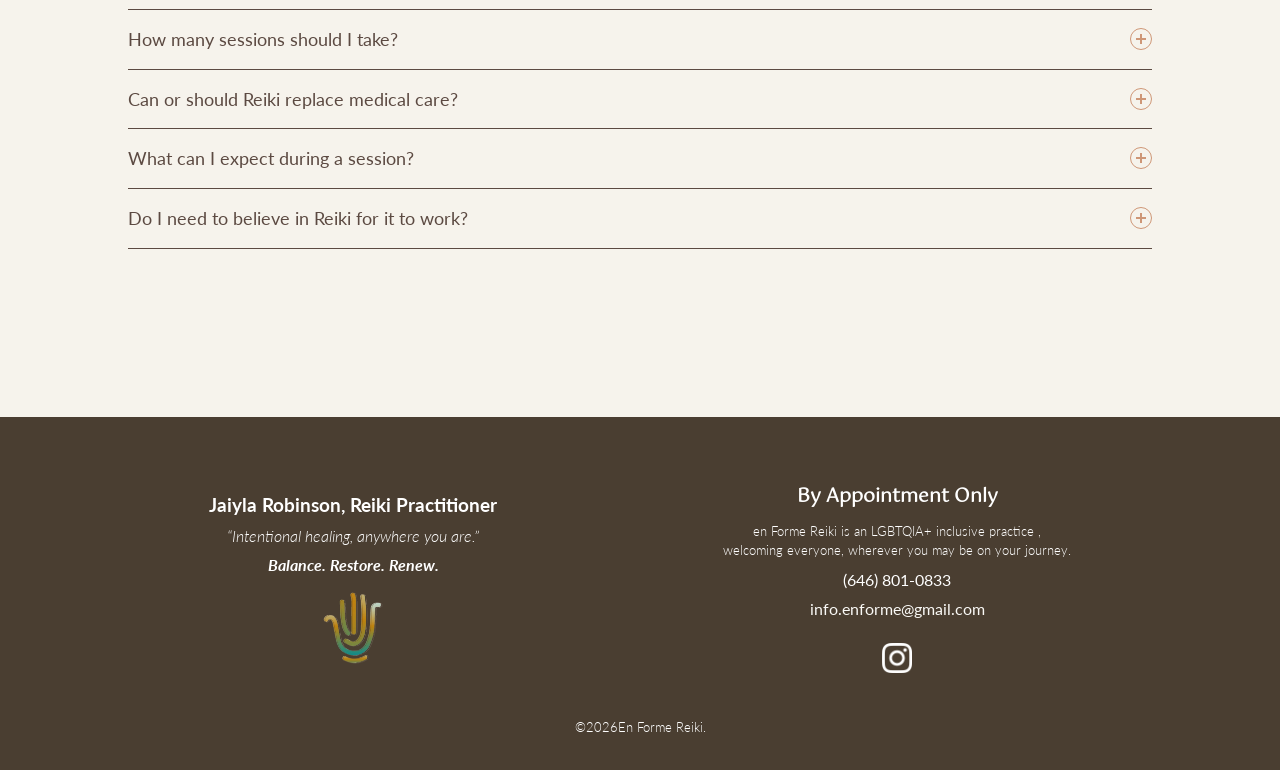
<file: services.html>
<!DOCTYPE html>
<html lang="en">
<head>
    <meta charset="UTF-8">
    <meta name="viewport" content="width=device-width, initial-scale=1.0">
    <title>En Forme Reiki - Services</title>
     <link rel="shortcut icon" href="./assets/images/logo-only.png" type="image/x-icon">
    <link rel="stylesheet" href="./styles/styles.css">
   <link rel="preconnect" href="https://fonts.googleapis.com">
   <meta name="description" content="Experience the power of Reiki— with a focus on inclusive Womb Reiki and Sacral Energy Healing designed to restore flow and reconnect you to your inner vitality.">
   <meta name="keywords" content="reiki sessions online, reiki energy healing, personalized reiki, holistic reiki healing, reiki for stress relief, reiki for emotional healing, inclusive reiki healing, distance reiki, virtual reiki healing" >
   
<link rel="preconnect" href="https://fonts.gstatic.com" crossorigin>
<link href="https://fonts.googleapis.com/css2?family=Gotu&family=Lato:ital,wght@0,100;0,300;0,400;0,700;0,900;1,100;1,300;1,400;1,700;1,900&display=swap" rel="stylesheet">
<link rel="stylesheet" href="https://cdn.jsdelivr.net/npm/swiper@11/swiper-bundle.min.css" />
    <link rel="stylesheet" href="./styles/faqs.css">
    
<link href="https://assets.calendly.com/assets/external/widget.css" rel="stylesheet">
<script src="https://assets.calendly.com/assets/external/widget.js" type="text/javascript" async></script>
</head>
<body>
 
  <nav>
        <div class="close">
            <div class="bar"></div>
            <div class="bar"></div>
            <div class="bar"></div>
        </div>
        <div class="navbar">
            <div class="logo">
                <a href="./index.html"><img src="./assets/images/logo.png" alt=""></a>
                
            </div>
            <ul class="nav-links">
                <a href="./index.html">
                    <li>Home</li>
                </a>
                          <div class="dropdown">
  <button class="dropbtn">Services</button>
  <div class="dropdown-content">
    <a href="./services.html">Services</a>
    <a href="./services.html#faqs">FAQS</a>

  </div>
</div>
<a href="./services.html" class="mob">
                    <li>Services</li>
                </a>
                
<a href="./services.html#faqs" class="mob">
                    <li>FAQS</li>
                </a>             
  
    <a href="./about.html"><li>About</li></a>


                <a href="./contact.html">
                    <li>Contact</li>
                </a>
            </ul>
            
                <a  class="cta" onclick="Calendly.initPopupWidget({url: 'https://calendly.com/enforme-reiki/10-minute-consultation'});return false;"><button>Schedule a Free Consultation</button></a>
            
        </div>
    </nav>
    <div class="sticky-cta">
        <a onclick="Calendly.initPopupWidget({url: 'https://calendly.com/d/cwfh-nrc-zv4?background_color=f6f3ec&text_color=4b3b35&primary_color=8b7159'});return false;" class="cta"><button>Reserve Your Session</button></a>
        <img src="./assets/icons/right-arrow.png" alt="">
    </div>
    <section id="services-hero">
        
        <h1>Services</h1>
        <img src="./assets/images/must_use.jpg" alt="">
        
        
    </section>
    <section id="all-services">
      <div class="wrapper">
        
        <h3>Reiki is a gentle energy healing practice that supports balance, clarity, and emotional wellness. We offer traditional Reiki sessions for full body and distance healing, our signature service is Womb Reiki & Sacral Energy Healing– an approach focused on the womb and sacral space, helping release stored emotions, reconnect to creative flow, and restore harmony in the body. <br><em> Sessions are available by appointment at Union Square or the Financial District</em></h3>
        
        <h1 style="margin:40px auto 20px auto;">Individual Services</h1>
        <div class="all-services">
              <div class="serv">
                <div class="more">
                  <span>Read More</span>
                </div>
                <h2>Womb Reiki & Sacral Energy Healing</h2>
                <img src="./assets/images/womb.jpg" alt="">
                <p>Supports emotional release, hormonal balance, creativity, and connection to inner flow. Inclusive for menstruation, pregnancy, postpartum, perimenopause, and post-menopause.</p>
                <div class="prices">
                  <span onclick="Calendly.initPopupWidget({url: 'https://calendly.com/d/cwfh-nrc-zv4?background_color=f6f3ec&text_color=4b3b35&primary_color=8b7159'});return false;">45 minutes — $130</span>
                  <!-- <span>45 minutes + Chakra Alignment — $170</span> -->
                  <!-- <span>45 minutes + Integration — $170</span> -->
                  <span onclick=onclick="Calendly.initPopupWidget({url: 'https://calendly.com/d/cwfh-nrc-zv4?background_color=f6f3ec&text_color=4b3b35&primary_color=8b7159'});return false;">60 minutes — $160</span>
                  <!-- <span>60 minutes + Chakra Alignment — $200</span> -->
                  <!-- <span>60 minutes + Integration — $200</span> -->
                  <!-- <span>75 minutes — $165</span> -->
                </div>
              </div>
               <div class="serv">
                 <div class="more">
                   <span>Read More</span>
                  </div>
                  <h2>Full Body Reiki</h2>
                  <img src="./assets/images/incense.jpg" alt="" class="down">
                <p>Restores energy balance across the system.</p>
                <div class="prices">

                <span onclick="Calendly.initPopupWidget({url: 'https://calendly.com/d/cwfh-nrc-zv4?background_color=f6f3ec&text_color=4b3b35&primary_color=8b7159'});return false;">45 minutes — $130</span>
                <span onclick="Calendly.initPopupWidget({url: 'https://calendly.com/d/cwfh-nrc-zv4?background_color=f6f3ec&text_color=4b3b35&primary_color=8b7159'});return false;">60 minutes — $160</span>
                <!-- <span>90 minutes — $200</span> -->
                
                </div>
                
              </div>
              <div class="serv">
                <div class="more">
                  <span>Read More</span>
                </div>
                <h2>Absent Reiki (Distant Reiki)</h2>
                <img style="object-position: top;" src="./assets/images/absent.avif" alt="" class="down">
                <p>Brings Reiki benefits wherever you are.</p>
                <div class="prices">
                <span onclick="Calendly.initPopupWidget({url: 'https://calendly.com/d/cwfh-nrc-zv4?background_color=f6f3ec&text_color=4b3b35&primary_color=8b7159'});return false;">30 minutes — $100</span>
                <span onclick="Calendly.initPopupWidget({url: 'https://calendly.com/d/cwfh-nrc-zv4?background_color=f6f3ec&text_color=4b3b35&primary_color=8b7159'});return false;">60 minutes — $135</span>
                </div>
                
                
              </div>
               
              
            </div>
            <h1>Add on Services</h1>
            <div class="all-services">
              <div class="serv">
                <div class="more">
                  <span>Read More</span>
                </div>
                <h2>Focused Energy (Chakra) Alignment</h2>
                <img style="object-position: center;" src="./assets/images/hand.avif" alt="">
                <p>Enhance your session with deeper attention to areas like fertility, grief, or spiritual rebalancing. Extra focus on specific chakra centers supports targeted healing and energetic balance.</p>
                <div class="prices">
                  <span onclick="Calendly.initPopupWidget({url: 'https://calendly.com/d/cwfh-nrc-zv4?background_color=f6f3ec&text_color=4b3b35&primary_color=8b7159'});return false;">15 Minutes - $40</span>
                  
                </div>
              </div>
              <div class="serv">
                <div class="more">
                  <span>Read More</span>
                </div>
                <h2>Integration & Grounding Reflection</h2>
                <img style="object-position: center;" src="./assets/images/must_use.jpg" alt="">
                <p>Post-session reflection to help you process insights, integrate energy shifts, and carry the benefits of your session into daily life.</p>
                <div class="prices">
                  <span onclick="Calendly.initPopupWidget({url: 'https://calendly.com/d/cwfh-nrc-zv4?background_color=f6f3ec&text_color=4b3b35&primary_color=8b7159'});return false;">15 minutes - $40</span>
                  
                </div>
              </div>
            </div>
        </div>
    </section>
    <section id="packages">
      <div class="wrapper">
            <img class="back" src="./assets/images/home-1-background-4.webp" alt="">
            <h1>Packages</h1>
  <div class="content-wrap" style="margin-top:40px ;">
    <div class="content-left">
<h2>Reiki in Rhythm: 4-Session Healing Packages</h2>
                <p>True energetic healing happens in layers. While one session can offer immediate relief, consistent Reiki allows for deeper alignment, emotional release, and lasting energetic change. Our 4-session packages are ideal for clients ready to commit to their wellness journey with intention, rhythm, and flow.</p>
    </div>
    <div class="content-right">
<img style="object-position: left 60%;" src="./assets/images/bg.jpg" alt="">
    </div>
       </div>
              <div class="content-wrap">
                <div class="content-right">
                  <img src="./assets/images/USE.jpg" alt="" style="filter: grayscale(1);">
                </div>
                <div class="content-left">
<h2>Why Commit to a 4-Session Package?</h2>
                <p> <strong>Build momentum:</strong> Each session picks up where the last left off, deepening your transformation.</p>
                <p> <strong>Create a rhythm:</strong> Returning to your energy work regularly enhances nervous system regulation and clarity.</p>
                <p><strong>Prioritize yourself:</strong> You deserve more than a one-time reset—this is your space to come home to yourself, again and again.</p>
                </div>
                
                
              </div>
              <div class="all-services">
<div class="serv">
  <div class="more">
                  <span>Read More</span>
                </div>
                <h2>4-Session Package (45-Minute Sessions)</h2>
                <p>Perfect for clients beginning their Reiki journey or needing consistent energetic maintenance. <br></p>
                <span>Includes:</span>
                <ul style="margin-left:30px;">
                  
                  <li>4 x 45-minute Full Body, Absent, or Womb Reiki sessions (mix and match)</li>
                  <li>Pre-session grounding and post-session check-ins</li>
                  <li>Valid for 8 weeks from first appointment</li>
                </ul>
                <div class="prices">

                  <span onclick="Calendly.initPopupWidget({url: 'https://calendly.com/d/cwfh-nrc-zv4?background_color=f6f3ec&text_color=4b3b35&primary_color=8b7159'});return false;">Investment: $480 (about $40 savings)</span>
                </div>
                
              </div>
              <div class="serv">
                <div class="more">
                  <span>Read More</span>
                </div>
                <h2>4-Session Package (60-Minute Sessions)</h2>
                <p>Recommended for clients seeking deeper healing, emotional processing, or energy realignment over time. </p>
                <span>Includes:</span>
                <ul style="margin-left:30px;">
                  <li>4 x 60-minute Full Body, Absent, or Womb Reiki sessions (mix and match)</li>
                  <li>Pre-session grounding and post-session integration guidance</li>
                  <li>Valid for 10 weeks from first appointment</li>
                </ul>
                <div class="prices">

                  <span onclick="Calendly.initPopupWidget({url: 'https://calendly.com/d/cwfh-nrc-zv4?background_color=f6f3ec&text_color=4b3b35&primary_color=8b7159'});return false;">Investment: $590 (about $50 savings)</span>
                </div>
                
              </div>
</div>
          </div>
            

                
              
            </section>
            <!-- <section id="corporate">
              <img class="bg" src="./assets/images/corporate.webp" alt="">
              <div class="wrapper">
                <h1>Corporate Booking Packages</h1>

                <h3 class="desc">Focused on employee wellbeing and stress reduction through onsite energy healing.</h3>
                <div class="all-services">
                  <div class="serv">
                    <div class="more">
                  <span>Read More</span>
                </div>
                    <h2>Introductory Wellness Session</h2>
                    <p>45-minute Full Body Reiki sessions for employees</p>
                    <p>Minimum group size: 5 employees</p>
                    <p>Single event booking, ideal for wellness days or employee appreciation</p>
                    <div class="prices">

                      <span>$150 per session / $750 minimum</span>
                    </div>
                    
                  </div>
                  <div class="serv">
                    <div class="more">
                  <span>Read More</span>
                </div>
                    <h2>Ongoing Corporate Wellness Program</h2>
                    <p>Weekly or biweekly Reiki sessions available onsite or virtually</p>
                    <p>Mix of individual and group sessions</p>
                    <p>Includes stress management workshop or guided meditation sessions</p>
                    <p>Flexible contract terms (3-6 months recommended)</p>
                    <div class="prices">

                      <span>Starting at $1,200 per month</span>
                    </div>
                  </div>
                    <div class="serv">
                      <div class="more">
                  <span>Read More</span>
                </div>
                    <h2>Executive & Leadership Package</h2>
                    <p>Private Reiki sessions tailored for executives and high performers</p>
                    <p>Includes coaching on energy management and burnout prevention</p>
                    <p>Available onsite or virtual</p>
                    <div class="prices">

                      <span>$250 per session / retainer packages available</span>
                    </div>
                  </div>
                  
                </div>

              </div>
            </section> -->
            <!-- <section id="retreat">
              <img src="./assets/images/retreat.jpg" alt="" class="bg">
              <div class="wrapper">
                <h1>Retreat Booking Packages</h1>

                <h3 class="desc">Designed for immersive, personalized healing experiences during wellness retreats.</h3>
                <div class="all-services">
                  <div class="serv">
                    <div class="more">
                  <span>Read More</span>
                </div>
                    <h2>Essentials Retreat Package</h2>
                    <p>60-minute Full Body Reiki session per attendee</p>
                    <p>Available for groups up to 15 participants</p>
                    <p>Includes pre-retreat consultation and session customization</p>
                    <p>Travel and lodging billed separately</p>
                    <div class="prices">

                      <span>$200 per session / $3,000 flat rate for group of 15</span>
                    </div>
                    
                  </div>
                  <div class="serv">
                    <div class="more">
                  <span>Read More</span>
                </div>
                    <h2>Enhanced Retreat Experience</h2>
                    <p>Multiple sessions per attendee (e.g., 3 sessions over the retreat)</p>
                    <p>Includes Full Body Reiki plus Womb Reiki options</p>
                    <p>Optional evening group Reiki circle or workshop (up to 10 people)</p>
                    <p>Personalized healing plans for attendees</p>
                    <p>Travel and accommodations included in package</p>
                    <div class="prices">

                      <span>$500 per attendee (3 sessions + workshop) / $7,500 minimum per retreat</span>
                    </div>
                  </div>
                    <div class="serv">
                      <div class="more">
                  <span>Read More</span>
                </div>
                    <h2>All-Inclusive Healing Partnership</h2>
                    <p>Full integration into retreat schedule (daily sessions, workshops, and distance Reiki support before/after)</p>
                    <p>Custom session length and group size</p>
                    <p>Marketing support and co-branded materials available</p>
                    <p>Travel, lodging, and materials included</p>
                    <div class="prices">

                      <span>Custom pricing starting at $10,000+ depending on retreat size & duration</span>
                    </div>
                  </div>
                  
                </div>
                <div class="table">
                  <div class="row">
                    <div class="type">
<h3>Booking Type</h3>
                    </div>
                    <div class="model">
<h3>Pricing Model</h3>
                    </div>
                    <div class="rate">
<h3>Sample Rates*</h3>
                    </div>
                  </div>
                  <div class="row">
                    <div class="type">
<h3>Retreat Booking</h3>
                    </div>
                    <div class="model">
<p>Per-person package / flat fee</p>
                    </div>
                    <div class="rate">
                      <span>$150–$300 per session / $1,500+ per retreat day</span>
                    </div>
                  </div>
                  <div class="row">
                    <div class="type">
<h3>Corporate Booking</h3>
                    </div>
                    <div class="model">
<p>Per session / day rate / retainer</p>
                    </div>
                    <div class="rate">
   <span>$120–$200 per session / $800–$1,200 per day</span>                   
                    </div>
                  </div>
                </div>

              </div>
            </section> -->
         <section id="benefits">
           <div class="wrapper">
            <h1>Benefits of Reiki</h1>
            <p>Reiki offers gentle, holistic support for the body, mind, and spirit. Whether you’re seeking stress relief, emotional balance, physical healing, or hormonal support, Reiki can help restore your natural flow of energy.</p>
            <div class="benefits-wrap">
              
             
                <div class="benefits-right">
<h3>Stress Relief & Emotional Balance</h3>
<ul>
  <li>Reduces stress and promotes deep relaxation (metadata: natural stress relief, Reiki for stress)</li>
  <li>Helps manage anxiety, depression, and chronic stress (metadata: Reiki for anxiety and depression)</li>
  <li>Offers gentle support during emotional transitions and life changes (metadata: Reiki for emotional release, Reiki for grief)</li>
</ul>
                </div>
              

          
                <div class="benefits-right">
<h3>Sleep & Mental Clarity</h3>
<ul>
  <li>Improves sleep and restfulness to aid overall healing (metadata: Reiki for sleep, better rest and healing)</li>
  <li>Enhances focus, mental clarity, and calm (metadata: Reiki for focus, mental clarity and calm)</li>
  <li>Supports emotional clarity and balance (metadata: Reiki for self-awareness, emotional healing)</li>
</ul>
                </div>
              
              
           
                <div class="benefits-right">
<h3>Physical Healing & Recovery</h3>
<ul>
  <li>Relieves tension, pain, and fatigue </li>
  <li>Supports pain management and recovery from illness, injury, or surgery</li>
  <li>Reduces side effects of treatments such as chemotherapy or post-surgical discomfort</li>
  <li>Boosts immune function and overall well-being</li>
  <li>Complements traditional care alongside medical and therapeutic treatments</li>
</ul>
                </div>
             <div class="benefits-right">
<h3>Hormonal & Endocrine Support</h3>
<ul>
  <li>Supports hormonal balance during menstruation, pregnancy, postpartum, perimenopause, and post-menopause.</li>
  <li>May support fertility and reproductive health.</li>
  <li>Calms stress responses that affect hormone production</li>
  <li>Encourages endocrine harmony by aligning energy centers connected to hormonal glands</li>
  <li>Supports mood, sleep, and appetite regulation through stress relief and nervous system balance</li>
  
</ul>
             </div>
             <div class="benefits-right">
              <h3>Spiritual & Emotional Growth</h3>
              <ul>
                <li>Promotes spiritual growth and self-awareness</li>
                <li>Helps release energetic blockages for greater flow</li>
                <li>Supports resilience during chronic illness, healing, or life transitions</li>
                <li>Activates the body’s natural healing processes to restore balance and vitality</li>
              </ul>
             </div>
            </div>
            <h2>How Reiki Supports Hormones & Endocrine Health</h2>
            <p>Reiki helps harmonize the endocrine system by calming the nervous system and reducing chronic stress, which often disrupts hormone production. Each chakra is connected to an endocrine gland, and Reiki’s balancing energy may support these glands in regulating mood, sleep, emotional stability, and overall health.</p>

          </div>
         </section>
    <section id="faqs">
 <div class="container">
      <h2>Frequently Asked Questions</h2>
      <div class="accordion">
        <div class="accordion-item">
          <button id="accordion-button-1" aria-expanded="false">
            <span class="accordion-title">What does Reiki do? </span>
            <span class="icon" aria-hidden="true"></span>
          </button>
          <div class="accordion-content">
            <p>
               Reiki is a gentle, non-invasive energy healing practice that supports your body’s natural ability to restore balance. Through channeling universal life force energy, Reiki helps clear energetic blockages and encourages smooth energy flow throughout the body.
When energy flows freely, the nervous system can deeply relax, reducing stress and tension. This relaxation activates your body’s natural healing mechanisms, helping you feel more grounded, balanced, and centered— physically, emotionally, and spiritually.</p>
<p>Reiki supports overall well-being by:</p>
<ul style="list-style-type: circle;">
    <li>
       &#9679 Promoting deep relaxation and stress relief
    </li>
    <li>
       &#9679 Releasing emotional blocks and energetic stagnation
    </li>
    <li>
        &#9679 Enhancing mental clarity and emotional resilience
    </li>
    <li>
        &#9679 Supporting the endocrine system, which regulates hormones affecting mood, sleep, fertility, and metabolism
    </li>
</ul>
<p>Complementing medical care by encouraging holistic balance rather than treating symptoms alone
Reiki works on subtle energy levels; many people experience calmness, greater clarity, improved sleep, and a renewed sense of harmony after sessions. It is safe, gentle, and can be used alongside any other health or wellness practice.</p>


            </p>
          </div>
        </div>
        <div class="accordion-item">
          <button id="accordion-button-2" aria-expanded="false">
            <span class="accordion-title">Is Reiki safe? </span>
            <span class="icon" aria-hidden="true"></span>
          </button>
          <div class="accordion-content">
            <p>
              Yes. Reiki is completely safe, gentle, and suitable for people of all ages, identities, and health conditions. It does not interfere with medical treatments and can complement conventional care, offering relaxation and overall well-being without side effects.
            </p>
          </div>
        </div>
        <div class="accordion-item">
          <button id="accordion-button-3" aria-expanded="false">
            <span class="accordion-title">What is Womb Reiki & Sacral Energy Healing, and how are they different?</span>
            <span class="icon" aria-hidden="true"></span>
          </button>
          <div class="accordion-content">
            <p>
              Womb Reiki and Sacral Energy Healing are gentle energy practices focused on the womb and sacral space–  areas connected to creativity, cycles, and emotional release. Unlike traditional Reiki, which works with the whole body, these practices bring intentional focus to the sacral energy center, supporting hormonal balance, emotional healing, and reconnecting with your natural flow. 
            </p>
          </div>
        </div>
        <div class="accordion-item">
          <button id="accordion-button-4" aria-expanded="false">
            <span class="accordion-title">Who can benefit?</span>
            <span class="icon" aria-hidden="true"></span>
          </button>
          <div class="accordion-content">
            <p>
              While called “Womb Reiki,” these practices are for anyone seeking healing in the sacral space, regardless of gender identity, and are especially supportive during menstruation, perimenopause, menopause, or post-menopause.

            </p>
          </div>
        </div>
        <div class="accordion-item">
          <button id="accordion-button-5" aria-expanded="false">
            <span class="accordion-title">Do you offer distance or virtual Reiki? </span>
            <span class="icon" aria-hidden="true"></span>
          </button>
          <div class="accordion-content">
            <p>
              Yes. Energy is not bound by time or location, which means Reiki can be sent across distance with the same effectiveness as in person sessions.
              Distance Reiki is ideal if you prefer to receive healing from the comfort of your own space or live outside our local serviced area.

            </p>
          </div>
        </div>
        <div class="accordion-item">
          <button id="accordion-button-5" aria-expanded="false">
            <span class="accordion-title">How many sessions should I take?</span>
            <span class="icon" aria-hidden="true"></span>
          </button>
          <div class="accordion-content">
            <p>
             Many clients notice benefits after 2 to 4 sessions, though every journey is unique. For ongoing stress, chronic issues, or deeper healing, regular sessions may provide the most lasting results. Together, we’ll create a plan tailored to your goals and needs.
            </p>
          </div>
        </div>
             <div class="accordion-item">
          <button id="accordion-button-5" aria-expanded="false">
            <span class="accordion-title">Can or should Reiki replace medical care?</span>
            <span class="icon" aria-hidden="true"></span>
          </button>
          <div class="accordion-content">
            <p>
             No. Reiki is a complementary practice and should never replace medical or psychological treatment. It supports your overall wellness and works best alongside conventional care as part of an alternative approach to health.
            </p>
          </div>
        </div>
                <div class="accordion-item">
          <button id="accordion-button-5" aria-expanded="false">
            <span class="accordion-title">What can I expect during a session?</span>
            <span class="icon" aria-hidden="true"></span>
          </button>
          <div class="accordion-content">
            <p>
             During a Reiki session, you will lie comfortably fully clothed while I gently place my hands on or just above specific areas of your body. Many clients experience deep relaxation, warmth, or tingling sensations as energy flows and blockages are cleared. Each session is tailored to your needs, focusing on areas of tension, emotional stress, or energetic imbalance. Sessions range between 30- 90 minutes, and afterward, most people feel calm, centered, and refreshed.
            </p>
          </div>
        </div>
                 <div class="accordion-item">
          <button id="accordion-button-5" aria-expanded="false">
            <span class="accordion-title">Do I need to believe in Reiki for it to work? </span>
            <span class="icon" aria-hidden="true"></span>
          </button>
          <div class="accordion-content">
            <p>
             No belief is required for Reiki to be effective. The energy flows naturally, whether or not you consciously believe in it.
            </p>
          </div>
        </div>
      </div>
    </div>
    </section>
    
   <footer>
        <div class="footer-container">
  <div class="footer-wrap">
          
            <h4>Jaiyla Robinson, Reiki Practitioner</h4>
        <span>“Intentional healing, anywhere you are.”</span>    
        <strong><em>Balance. Restore. Renew.</em></strong>
          <div class="logo">
            <img src="./assets/images/logo-only.png" alt="">
        </div>
        </div>
        
        <div class="footer-socials">
            <h3>By Appointment Only</h3>
            <p style="text-align: center;">en Forme Reiki is an LGBTQIA+ inclusive practice ,<br> welcoming everyone, wherever you may be on your journey.</p>
            <h4>(646) 801-0833</h4>
            <h4><a href="mailto:info.enforme@gmail.com">info.enforme@gmail.com</a></h4>
            <a href="https://www.instagram.com/enforme.reiki?igsh=ZTB6aHZ5ZW0xNWhv" target="_blank"><img src="./assets/icons/instagram.png" alt=""></a>
        </div>
        </div>
      
        
        <p>&#169;<span class="year"> </span>En Forme Reiki.</p>
    </footer>
    <script src="./scripts/faqs.js"></script>
    <script src="./scripts/expand.js"></script>
    <script src="./scripts/script.js"></script>
    <script>document.querySelector('.year').textContent = new Date().getFullYear();</script>
</body>
</html>
</file>
<file: styles/styles.css>
*{
    margin:0;
    padding:0;
    box-sizing: border-box;
}
html{
    scroll-behavior: smooth;
}
body{
    font-family: 'Lato',sans-serif;
    background: var(--bg);
    overflow-x: hidden;
}
h1,h2,h3{
    font-family: 'Gotu',sans-serif;
}
h1{
    font-size: 3rem;
    font-weight: 400;
}
h3{
    font-weight: 100;
}
p{
    line-height: 1.5;
}
:root{
 --primary: #a48d78;
 --bg :#F3EEE4;
 --secondary:#c8b9a4;
 /* --oat:#e6dac8;  og*/
 --oat:#EDE6DB;
 --mist:#f4f1ea;
 --white:#faf9f6;
 --swiper-navigation-size: 60px;
 /* --bg:#F6F3EC; */
 --text:#4B3B35;
 --teal:#006D6D;
 --darkteal:#004F4F;
 --rose:#CE9777;
 /* --foot: #863D28; */
 --amber:#C68A2A;
 --plum:#863D28;
 --softbeige:#E5C2A7;
 --brown:#3A2D28;
 --primary-body:#3F352C;
 --sec-body:#6A5A4D;
 --mute:#A89278;
 --taupe:#5C4A42;
 --foot:#4A3E31;
 --accent-p: #8B7159;
 --hover:#735E4C ;
 --accent-s:#B49E88;
 --accent-sup:#675543;
 --outline:#B49E88;
 --outline-bg:transparent;
 

 /* --button-p:#8B7159; */
}
nav{
    width: 100%;
    background: var(--bg);
    position: fixed;
    top:0;
    z-index: 10;
}
button{
    font-family: 'Lato',sans-serif;
    font-weight: 400;
    transition: .3s ease;   
    border:2px solid     
}
.mob{
    display: none;
}
.cta button:hover{
    cursor: pointer;
    /* background: var(--teal); */
    background-color: #735E4C;
    color: white;
    /* border: 2px solid var(--amber); */
}
.buttons{
    display: flex;
    width: 100%;
    justify-content: center;
    align-items: center;
    gap:40px;
}
.cta button,.card button,.buttons button{
    border: 2px solid transparent;
    border-radius: 30px;
    width: max-content;
    padding: .6rem 1rem;
    /* background: var(--mist); */
    /* background: var(--teal); */
    background: var(--accent-p);
    color:var(--white);
    font-size: 1rem;
    transition: .3s ease;
}
.buttons button{
    /* background-color: var(--primary); */
    /* background: var(--teal); */
    /* background: transparent; */
    background-color: var(--outline-bg);
    color:var(--outline);
    cursor: pointer;
    border: 2px solid var(--outline);
}
.buttons button:hover{
    background:var(--outline);
    color:var(--foot);
    
    border-color: var(--outline);
}

.logo{
    width: 160px;
    height: 120px;
    position: relative;
}
.logo img{
       position: absolute;
    width: 130%;
    height: 122%;
    /* top: -12px; */
    object-fit: cover;
    margin-top: -16px;
}
.navbar{
    display: flex;
    width: 85%;
    margin: auto;
    justify-content: space-between;
    align-items: center;
}
.nav-links{
    display: flex;
    list-style: none;
    align-items: center;
    gap:20px;
    font-size: 1.2rem;
    transition: .3s ease;
}
.nav-links li:hover .nav-links li{
    border-bottom: 1px solid var(--primary);
    scale: 1;
    
}
.dropdown {
  position: relative;
}

/* Style the dropdown button */
.dropbtn {
  background-color:var(--bg);
  color: var(--primary);
  /* padding: 16px; */
  font-size: 1.2rem;
  border: none;
  cursor: pointer;
}

/* Dropdown content */
.dropdown-content {
  display: none;
  position: absolute;
  background-color: #f9f9f9;
  min-width: 200px;
  box-shadow: 0px 8px 16px 0px rgba(0,0,0,0.2);
}

/* Links inside dropdown content */
.dropdown-content a {
  color: var(--primary);
  padding: 12px 16px;
  text-decoration: none;
  display: block;
}

/* Change color of dropdown links on hover */
.dropdown-content a:hover {
  background-color: #f1f1f1
}

/* Show the dropdown content on hover */
.dropdown:hover .dropdown-content {
  display: block;
}

/* Change background color of dropdown button on hover */


.nav-links li{
    scale: 0.95;
    transition: .3s ease;
    
}
a{
    text-decoration: none;
    color:var(--primary);
}
.sticky-cta{
    position: fixed;
    bottom:10%;
    left:-190px;
    z-index: 10;
    width: 225px;
    display: flex;
    justify-content: space-between;
    align-items: center;
    transition: .3s ease;
    background: var(--mist);
    cursor: pointer;
    border:1px solid black;
}
.sticky-cta img{
    width: 28px;
    object-fit: contain;
    transition: .3s ease;
}
.sticky-cta.active{
    left:0;
}
.sticky-cta.active:hover > img{
    transform: translateX(-15px) rotateY(180deg);
}
.sticky-cta.active > img{
    transform: rotateY(180deg) translateX(10px);
    transition: .3s ease;
}
.sticky-cta .cta button{
    /* width: 0; */
    /* opacity: 0; */
    border-radius: 0;
    border: 0;
}
.sticky-cta:hover > img{
transform: translateX(3px);
}
section{
    width: 100%;
    min-height: 90vh;
    position: relative;
    /* top:10vh; */
}
.wrapper{
    width: 85%;
    height: 100%;
    margin: auto;
    display: flex;
    flex-direction: column;
    justify-content: center;
    align-items: center;
    /* position: relative; */
}
#hero{
    min-height: 100vh;

}
#hero p{
    font-size: .8rem;
}
#hero .hero-headings{
    text-align: center;
}
#hero img,#hero video{
position: absolute;
width: 100%;
height: 100%;
object-fit: cover;
filter: brightness(.5);
}
#hero .cta button{
    width: auto;
    padding:1rem 1rem;
    /* background-color: var(--rose); */
    background: var(--accent-p);
    color:var(--white);
    border:2px solid transparent;
}
#hero .cta button:hover{
    background:#735E4C;
    color: var(--white);
    /* border-color: var(--amber); */
}
.hero-headings{
  position: absolute;
    display: flex;
    flex-direction: column;
    gap: 20px;
    top: 35%;
    /* left: 5%; */
    color: var(--mist);
    /* width: 45%; */
    /* height: 85%; */
    justify-content: center;
    align-items: center;
}
.hero-headings h1{
    /* width: 65%; */
    line-height: 1.2;
}
#about{
    height: 90vh!important;
    min-height: 0!important;
    background: var(--white)!important;
}
#about img{
    width: 130px;
}

#about .wrapper{
    display: flex;
    flex-direction: column;
    justify-content: center;
    align-items: center;
    /* height: 100%; */
    text-align: center;
    gap:20px;
    
}
#about h2{
    font-size: 1.8rem;
    width: 65%;
    color:var(--brown);
    color:var(--primary-body);
    /* color: black; */
}
#about h4,#about-enforme h4,#contact h4{
    /* color:var(--secondary); */
    color:var(--brown)!important;
    color:var(--primary-body);
    font-size: 1.1rem;
    font-weight: 400;
    width: 65%;
    line-height: 1.5;
    /* opacity: .5; */
}

/*split screen */
#third{
    /* background: var(--primary); */
    background-color: var(--oat);
    color:var(--brown);
    min-height: auto!important;
    
}
#third .wrapper{
    min-height: 70vh;
}
#third h2{
    color: var(--mist);
    font-size: 3rem;
    position: absolute;
    z-index: 3;
    top:50px;
    /* padding-top: 50px; */
    
}

.gallery {
  display:flex;	
  /* margin-top:150px; */
  padding:2rem 0;
}

.gallery h3 {
	font-size:clamp(2rem, 2vw, 6em);
    color:var(--brown);
}

.gallery p {
	font-size:clamp(1rem, 1.2vw, 1.5em);
	line-height:1.4;
    color: var(--brown);
    width: 85%;
}



.left {
	width:45vw;
    position: relative;
    left:0!important;
}

.right {
	height:70vh;
	/* outline:1px solid purple; */
	width:60%;
	display:flex;
	flex-direction:column;
	justify-content:center;
    align-items: center;
    right:0!important;
}

.desktopContent {
	margin:auto;
	/* width:80%; */
}

.desktopContentSection {
	min-height:70vh;
	/* outline:1px solid green; */
	display:flex;
	flex-direction:column;
	justify-content:center;
    gap:20px;
}
.desktopContentSection a{
    width: max-content;
    border-radius: 30px;
}
.desktopContentSection button{
    width: auto;
    padding:1rem;
    /* background-color: var(--brown); */
    background: var(--outline-bg);
    border-radius: 30px;
    font-family: 'Lato',sans-serif;
    font-weight: 400;
    font-size: 1rem;
    border: 2px solid var(--outline);
    color:var(--accent-p);
    cursor: pointer;
    /* color:var(--oat); */
}
.desktopContentSection button:hover{
background: var(--outline);
color:var(--foot);
color:white;

}
.desktopPhotos {
	width: 35vw;
    height: 25vw;
	border-radius:20px;
	position:relative;
	overflow:hidden;
	box-shadow:4px 4px 4px rgba(0, 0, 0, 0.4);
    bottom:10%;
}

.desktopPhoto {
	position:absolute;
	width:100%;
	height:100%;
}
.desktopPhoto img{
    position:absolute;
	width:100%;
	height:100%;
    object-fit:cover;
}








/* small screen / mobile layout */
.mobileContent {
	display:none;
	width:80vw;
}

.mobilePhoto img{
	width:80vw;
	height:80vw;
	margin-top:5em;
	border-radius:6vw;
    object-fit: cover;
}


#testimonials{
position: relative;
/* background: var(--mist); */
}
#testimonials .bg,#retreat .bg{
position: absolute;
width: 100%;
height: 100%;
z-index: -1;
/* opacity: .5; */
object-fit: cover;
filter: brightness(.6) sepia(.6);
}
/* services section */
#services h2,#testimonials h2{
    margin:20px auto 10px auto;
    color: var(--brown);
    font-size:3rem;
}
#testimonials h2{
    /* color:var(--white); */
}
.service-wrapper{
    display: grid;
    grid-template-columns: repeat(4,1fr);
    place-items: center;
    /* width: 85%; */
    padding:1rem;
    gap:40px 20px;
}
.card,.flip-card{
    display: flex;
    flex-direction: column;
    justify-content: center;
    align-items: center;
    /* padding:2rem; */
    gap:10px;
    text-align: center;
    border-radius: 16px;
    width: 100%;
    transition: .3s ease;
    transform-style:preserve-3d ;
    perspective: 800px;
    position: relative;
}
.card:hover .front{
    /* scale: 1.05; */
    transform: rotateY(-180deg);
}
.card:hover .back{
    /* scale: 1.05; */
    transform: rotateY(0);
    opacity: 1;
    
}
.front,.back{
    backface-visibility: hidden;
    transition: .3s ease;
    border: 2px solid var(--rose);
    border-radius: 16px;
    width: 100%;
}
.back{
position: absolute;
height: 100%;
/* background-color: #2a2a2a; */
transform: rotateY(180deg);
backface-visibility: hidden;
display: flex;
flex-direction: column;
justify-content: center;
align-items: center;
font-size: 1.2rem;
gap:20px;
/* opacity: 0; */
transform-style: preserve-3d;
}

.card img{
    width: 100%;
    height: 350px;
    border-radius: 15px 15px 0 0 ;
    background: var(--mist);
    object-fit: cover;
}

.card p{
    width: 90%;
    font-weight: 300;
    line-height: 1.5;
}
.card h3{
    font-size: 1.2rem;
    color: var(--brown);
    margin:5px auto;
}
.card button{
    margin:5px auto 10px auto;
    border:2px solid var(--accent-p);
    background: transparent;
    color:var(--accent-p)!important;
}

.card button:hover{
    background-color: var(--accent-p);
    /* color: var(--foot)!important; */
    cursor: pointer;
}
.card button:hover a{
    color:var(--foot);
    color:white;
    
}
.card a{
    border-radius: 25px;
    padding: 0;
    color:var(--accent-p);
}
.card span,.card h3{
    font-weight: 600;
}
.card span{
    color:var(--primary);
    font-size: 1.5rem;
}
footer{
    position: relative;
    background: var(--foot);
    color:white;
    /* top:10vh; */
}

footer .logo{
  order:1;
  width: 60px;
  height: 80px;
  top:20px;
}
footer .logo img{
    width: 100%;
    height: 100%;
}
.footer-socials h3{
/* margin-top: -15%; */
font-weight: 800;
}
.footer-socials h4{

    font-weight: 400;
    font-size: 1rem;
}
.footer-socials a{
    color:var(--white)!important;
}
.footer-socials img{
    width: 30px;
    height: 30px;
    position: relative;
    margin-top:15px;
    color:var(--white);
}
.footer-container{
    display: flex;
    width: 85%;
    margin: auto;
    align-items: center;
    justify-content: space-around;
    /* color: var(--primary)!important; */
}
footer,.footer-wrap,.footer-socials{
    display: flex;
    flex-direction: column;
    justify-content:flex-end;
    align-items: center;
    gap:10px;
    padding: 2rem 0;
    height: 100%;
}
.footer-wrap h4{
    font-size: 1.2rem;
}
.footer-wrap span{
    font-size: 1rem;
    font-weight: 300;
    font-style: italic;
}
.footer-wrap{
    display: flex;
}
footer p{
    font-weight: 300;
    /* margin:20px auto; */
    font-size: .8rem;
}
#news {
/* background-image: url('../assets/images/home-1-background-4.webp')!important; */
display: grid;
place-items: center;
}
#news .bg{
    position: absolute;
    width: 100%;
    height: 100%;
    object-fit: cover;
    z-index: -1;
    opacity: .5;
}
.holder{
    display: flex;
    justify-content: center;
    align-items: center;
    gap:20px;
}
.left-holder{
    width: 30vw;
    height: 500px;
    position: relative;
}
.left-holder img{
    position: absolute;
    width: 100%;
    height: 100%;
    object-fit: cover;
    border-radius: 20px;
}
.right-holder{
    width: 50%;
    display: flex;
    flex-direction: column;
    margin-left:40px;
    gap:10px;
}
.right-holder h2{
    color:var(--primary);
}
.right-holder h4{
    color:var(--primary);
    font-size: 1.5rem;
}
.right-holder p{
    color:var(--secondary);
    font-size: 1.1rem;
}
.form{
    display: flex;
    justify-content: flex-start;
    align-items: center;
    gap:5px;
    margin-top:20px;
}
.form input{
    width: 250px;
    padding:1rem;
    border-radius: 30px;
    /* border: 0; */
}
.form button{
    width: 150px;
    padding: 1rem;
    border-radius: 30px;
    border: 0;
    background: var(--oat);
    font-size: 1rem;
    font-weight: 400;
    font-family: 'Lato',sans-serif;
    color:var(--white);
}
.close{
    position: absolute;
    right:5%;
    top:40%;
    display: none;
}
.close.active .bar:nth-of-type(1){
 transform: rotateZ(45deg) translateY(7px);
}
.close.active .bar:nth-of-type(2){
    opacity: 0;
}
.close.active .bar:nth-of-type(3){
 transform: rotateZ(-45deg) translateY(-7px);
}
.bar{
    width: 20px;
    height: 3px;
    background: black;
    margin:2px auto;
    transition: .3s ease;
}

/* swiper  */
.swiper {
      width: 100%;
      height: 100%;
      margin-top:5%;
    }
.swiper-button-next,.swiper-button-prev{
    color:var(--primary)!important;
    /* width: 20px!important; */
      /* height: 20px!important; */
}
    .swiper-slide {
      text-align: center;
      font-size: 18px;
      font-family: 'Lato',sans-serif!important;
      background: #faf9f6ef;
      display: flex!important;
      flex-direction: column;
      justify-content: center;
      align-items: center;
      padding: 2rem 5rem;
      gap:10px;
      text-align: left!important;
      /* width: 85%!important; */
      /* margin:0 auto!important; */
      text-align: left;
      /* height: 50vh!important; */
      
    }
.swiper-slide h3{
    margin:40px 40px 0 auto;
    text-align: right;
    color:var(--teal);
}
.swiper-slide p{
    text-align: left;
    font-weight: 300;
}
    .swiper-slide img {
      display: block;
      width: 100%;
      height: 100%;
      object-fit: cover;
    }

    /* services page */
    #services-hero h1,#about-hero h1,#enforme-hero h1,#contact-hero h1{
        color:var(--white);
        position: absolute;
        top:50%;
        left:50%;
        transform: translate(-50%,-50%);
        font-size: 5rem;
        width: 100%;
        display: inline;
        text-align: center;
        /* font-family: 'Lato',sans-serif; */
    }
    #services-hero h3{
        font-size: 1.2rem;
        position: absolute;
        color: white;
        top:75%;
        left:50%;
        transform: translate(-50%,-75%);
        text-align: center;
    }
    #about,#about-enforme,#contact{
        background: var(--secondary);
        height: 100%!important;
        padding:50px 0;
    }
    #contact{
        background: var(--bg);
    }
    #about-enforme{
        background: var(--bg);
    }
    #about-enforme h4,#contact h4{
        color:#2a2a2a;
        width: 60%;
    }
    #about .wrapper,#about-enforme .wrapper,#contact .wrapper{
        /* flex-direction: row;  */
        gap:20px;
    }
    #about-enforme .all-services{
        display: flex;
    }
    #about-enforme .serv{
       max-height: 1000px;
    width: 100%;
    height: 130px;
    justify-content: flex-start;
    align-items: center;
    }
    #about-enforme h2{
        color: var(--white);
        font-size: 2rem;
    }
    #about-enforme .serv h2{
        font-size: 1.2rem;
    }
    #about-enforme .serv p, #about-enforme .serv h2{
        z-index: 2;
        margin:0;
    }
    #about-enforme img{
        position: absolute;
        width: 100%;
        height: 100%;
        top:0;
        left:0;
        z-index: 0;
        opacity: .3;
        filter: brightness(.4);
    }
    #about-enforme .down{
        top:0;
    }
    #about-enforme .wrapper .cta,#about-enforme .wrapper .cta button,#contact .cta,#contact .cta button{
        width: 300px;
    }
   
    .note{
        font-size: .8rem;
        font-weight: 300;
    }
    .jayla li{
        margin: 5px auto;
    }
    .jayla strong{
        font-weight: 800;
        color:var(--brown);
    }
.jayla li h3,.jayla p{
    text-align: left!important;
    color:var(--taupe);
}
.jayla p{
    margin-top:-10px;
}
.img-hold{
    width: 30vw;
}
.text-hold{
    display: flex;
    flex-direction: column;
    gap: 20px;
}
.text-hold ul{
    margin-left:30px;
}
.offerings{
    display: flex;
}
    #about .wrap{
        display: flex;
        flex-direction: column;
        gap:5px;
        justify-content: center;
    }
    #about h4{
        width: 60%;
        color:var(--white);
    }
    
   .zoom{
    width: 10%!important;

   }
    #about img{
        width: 400px;
        /* height: 450px; */
    }
    .about span:first-of-type{
        margin-top:10px;
    }
    .about span{
        color:#2a2a2a;
        font-style: italic;
    }
    .about .wrapper{
        /* flex-direction: row!important; */
    }
#services-hero, #about-hero,#enforme-hero,#contact-hero{
    /* top:10vh; */
    min-height: 70vh;
}
#services-hero img, #about-hero img,#enforme-hero img,#contact-hero img{
    position: absolute;
    width: 100%;
    height: 100%;
    object-fit: cover;
    filter:brightness(.6);
    z-index: -1;
}   

#all-services h3{
    margin-top:50px;    
    width: 65%;
    color:var(--taupe);
    text-align: center;
}
.all-services{
     display: grid;
    grid-template-columns: repeat(4,1fr);
    gap:20px;
    margin-top: 20px;
    width: 100%;
    padding:3rem 0;
}
#all-services .all-services{
    display: flex;
    flex-direction: row;
    align-items: flex-start;
    
}
.serv{
    display: flex;
    flex-direction: column;
    gap:10px;
    width: 300px;
    margin: auto;
    text-align: center;
    border:3px solid var(--oat);
    padding:1rem;
    border-radius: 15px;
    box-shadow: 0 3px .5rem gray;
    max-height: 250px;
    overflow: hidden;
    position: relative;
    transition: max-height .3s linear;
    /* will-change: max-height; */
    background:var(--oat);
    color:var(--brown);
}
.serv h2{
    font-size: 1.2rem;
    font-weight: 400;
    color:var(--brown);
}
.serv img{
    width: 100%;
    height: 100px;
    border-radius: 10px;
    object-fit: cover;
    object-position: center bottom;
    position: relative;
}

.down{
    top:30px;
    
}
.serv.active{
    /* transition: max-height 300ms linear; */
    /* will-change: max-height; */
    max-height: 1000px;
    align-self: flex-start;
}
.prices{
    display: flex;
    justify-content: center;
    align-items: center;
    gap:20px;
    flex-wrap: wrap;
}
.prices span{
    font-weight: 600;
    color: var(--brown);
    background: var(--mist);
    padding: 1rem ;
    border-radius: 20px;
    cursor: pointer;
}

.more{
    
    position: absolute;
    bottom:-5px;
    left:50%;
    transform: translateX(-50%);
    font-size: 1rem;
    font-family: 'Lato',sans-serif;
    color: #2a2a2a;
    font-weight: 400;
    padding: .2rem .5rem;
    border-radius: 0 0 10px 10px;
    /* border: 1px solid var(--primary); */
    /* opacity: .7; */
    background: linear-gradient(to bottom, transparent 5%,var(--mist) 25% ,var(--oat)) ;
    width: 100%;
    height: 35%;
    display: grid;
    place-items: center;
    cursor: pointer;
    pointer-events: all;
    z-index: 2;
}
.more.active{
    opacity: 0;
    pointer-events: none;
}

.serv p{
    font-weight: 300;
    line-height: 1.2;
    margin:30px auto 20px auto;
    color:var(--taupe);
}
#packages,#corporate,#retreat,#benefits{
    padding:2rem 0;
    position: relative;
}
.back{
    position: absolute;
    width: 100%;
    height: 100%;
    z-index: -1;
    object-fit: cover;
    opacity: .5;
    /* filter:grayscale(.2); */
}
#packages h1,#corporate h1,#benefits h1,#all-services h1{
    color: var(--primary);
    color:var(--brown);
    text-align: center;
    display: inline;
    width: 100%;
    /* align-self: flex-start; */
}
#retreat{
    padding:0;
}
#retreat h1{
    color: var(--mist);
    text-align: center;
    margin:10px auto;
    
}
#packages h1{
    margin-top: 20px;
}
#packages .all-services{
    grid-template-columns: repeat(2,1fr);
}
.content-wrap {
    display: flex;
    justify-content: center;
    align-items: center;
    background: #faf9f6bb;
    border-radius: 15px;
}
.content-left,.content-right{
    display: flex;
    flex-direction: column;
    justify-content: center;
    align-items: center;
    gap:10px;
    width: calc(85vw/2);
    position: relative;
    text-align: center;
    color:var(--brown);
}
.content-left p{
width: 80%;
line-height: 1.5;
text-align: left;
color:var(--taupe);
}
.content-right:first-of-type{
    /* right:-20px; */
}
.content-wrap img{
    width: 100%;
    height: 400px;
    object-fit: cover;
    border-radius: 10px;
}
.content-wrap h1{
color: var(--primary);
}
#corporate{
    /* background: var(--secondary); */
    padding:0;
    
}
#corporate h1{
    color:var(--white);
    margin-top: 20px;
}
#corporate .all-services,#retreat .all-services{
    display: grid;
    grid-template-columns: repeat(3,1fr);
}
#corporate .serv {
    /* width: 450px; */
}
#corporate .bg{
    position: absolute;
    width: 100%;
    height: 100%;
    object-fit: cover;
    z-index: -1;
    opacity: .5;
    filter: brightness(.6);
    padding:-2rem 0;
}
.desc{
        color: var(--mist);
}
#corporate h2{
    color:black;
}
#corporate .serv p{
    width: 100%;
}
.table{
    display: flex;
    flex-direction: column;
    margin:10px auto 20px auto;
}

.row{
    display: grid;
    grid-template-columns: repeat(3,1fr);
    color:var(--white);
    background: #2a2a2aaf;
    border-radius: 10px;
    /* border:1px solid var(--mist); */
}
.row > *{
    border:1px solid var(--mist);
    padding:1rem;
}
.type h3,.model h3,.rate h3{
    font-weight: 800;
}
#benefits h1{
    margin:20px auto;
}
.benefits-wrap{
    display: grid;
    grid-template-columns: repeat(2,1fr);
    gap:20px;
    padding: 2rem;
}
.benefits-right h3{
    font-size: 1.5rem;
    text-align: left;
    color:var(--brown)
}
.benefits-left{
    width: 35vw;
}
.benefits-left img{
    width: 100%;
}
.benefits-right{
    display: flex;
    flex-direction: column;
    align-items: flex-start;
    justify-content: center;
    gap:10px;
    margin:10px auto;
    width: 100%;
}
#benefits h2{
    color:var(--brown);
}
#benefits p{
    width: 65%;
    color:var(--taupe);
}
#benefits ul{
    margin-left:20px;
    display: flex;
    flex-direction: column;
    gap:10px;
    color:var(--taupe);
}
form{
    display: flex;
    flex-direction: column;
    justify-content: center;
    align-items: center;
    gap:20px;
    margin-top:20px;
    width: 50%;
    border:2px solid var(--rose);
    padding:1rem;
    border-radius: 10px;
    /* background: var(--softbeige); */
}
::placeholder{
    font-family: "Lato",sans-serif;
}
form input,textarea{
    padding: 1rem;
    border-radius: 10px;
    border:0;
    width: 100%;
    font-family: "Lato",sans-serif;
}
textarea{
resize: none;
height: 150px;
}
form button{
    width: 200px;
    padding: 1rem;
    border-radius: 30px;
    border: 0;
    background: var(--accent-p);
    font-size: 1rem;
    font-weight: 400;
    font-family: 'Lato',sans-serif;
    color:var(--white);
    cursor: pointer;
    /* border:2px solid var(--amber); */
}
form button:hover{
    background: var(--accent-s);
    background: #735E4C;
    color:var(--white);
}
@media screen and (max-width: 599px) {
	.left {
		display:none;
	}
	
	.right {
		height:auto;
		width:100%;
		align-items:center;	
	}	
	
	.desktopPhotos {
		display:none;
	}
	
	.mobileContent {
		display:block;
	}
	

}
@media screen and (min-width:280px) and (max-width:599px) {
    h1{
        font-size: 2rem;
    }
    .hero-ings{
        text-align: center;
    }
    #about h2{
        font-size: 1.5rem;
        width: 90%;
    }
    #about h4{
        width: 90%;
    }
    #all-services h3{
        width: 85%;
    }
.service-wrapper{
    grid-template-columns: 1fr;
}   
#hero .hero-headings{
    top:30%;
    width: 95%;
} 
#hero .hero-headings h2{
    font-size: 1.2rem;
}
#hero .hero-headings h3{
    font-size: 1rem;
}
.holder{
    flex-direction: column;
}
.left-holder,.right-holder{
    width: 85%;
    margin: auto;
    /* padding:1rem; */
}

.form input{
    width: 200px;
}
.wrapper,.service-wrapper{
    width: 100%;
}
.navbar{
    flex-direction: column;
}
.nav-links{
    height: 100vh;
    flex-direction: column;
    justify-content: center;
    position: absolute;
    left:-100%
}
.close {
    display: block;
    z-index: 11;
}
nav .cta{
    display: none;
}
.logo{
    height: 80px;
    z-index: 11;
}
.nav-links.active{
    width: 100%;
left:0;
z-index: 10;
background: var(--mist);
}
.footer-container{
    flex-direction: column;
}
.mobileContent button{
    width: 100px;
    height: max-content;
    padding: .5rem;
    border-radius: 30px;
    border:2px solid var(--accent-p);
    background: transparent;
    margin: 25px auto;
}
 .red{
    margin:-50px auto 25px auto;
}
.mob{
    display: block;
}
.dropdown{
    display: none;
}
#all-services .all-services{
    flex-wrap: wrap;
}
#packages .all-services{
    grid-template-columns: 1fr;
}
.content-wrap{
flex-direction: column;
}
.content-left,.content-right{
    width: 85%;
    align-items: flex-start;
    padding:1rem .5rem;
    text-align: left;
}
.content-right{
    order:1;
}
#benefits h2{
    width: 85%;
}
.benefits-wrap{
    grid-template-columns: 1fr;
}
#benefits p{
    width: 85%;
}
.accordion{
    width: 100%;
    /* padding: 2rem; */
}
.accordion button{
    font-size: 1.1rem!important;
}
#faqs .container{
    padding: 2rem;
}
.offerings{
    flex-direction: column;
}
.img-hold{
    width: auto;
}
.logo img{
    width: 100%;
    height: auto;
}
form{
    width: 85%;
}

}
</file>
<file: styles/faqs.css>
:root{
 --primary: #a48d78;
 --secondary:#c8b9a4;
 --oat:#e6dac8;
 --mist:#f4f1ea;
 --white:#faf9f6;
 --swiper-navigation-size: 60px;
 --bg:#F6F3EC;
 --text:#4B3B35;
 --teal:#006D6D;
 --darkteal:#004F4F;
 --rose:#CE9777;
 /* --foot: #863D28; */
 --amber:#C68A2A;
 --plum:#863D28;
 --softbeige:#E5C2A7;
 --brown:#3A2D28;
 --taupe:#5C4A42;
}
#faqs{
  /* background: var(--white)!important; */
}
.container {
  margin: 0 auto;
  padding: 4rem;
  width: 90%;
}
.accordion ul{
    list-style-type:circle!important;
}
.accordion ul li{
list-style-type: circle;
padding: 0 2rem;
}
.accordion .accordion-item {
  border-bottom: 1px solid var(--taupe);
}

.accordion .accordion-item button[aria-expanded='true'] {
  border-bottom: 1px solid var(--brown);
}

.accordion button {
  position: relative;
  display: block;
  text-align: left;
  width: 100%;
  padding: 1em 0;
  color: var(--taupe);
  font-size: 1.15rem;
  font-weight: 400;
  border: none;
  background: none;
  outline: none;
}

.accordion button:hover,
.accordion button:focus {
  cursor: pointer;
  color: var(--brown);
}

.accordion button:hover::after,
.accordion button:focus::after {
  cursor: pointer;
  color: var(--primary);
  border: 1px solid var(--secondary);
}

.accordion button .accordion-title {
  padding: 1em 1.5em 1em 0;
}

.accordion button .icon {
  display: inline-block;
  position: absolute;
  top: 18px;
  right: 0;
  width: 22px;
  height: 22px;
  border: 1px solid;
  border-radius: 22px;
  color:var(--rose);
}

.accordion button .icon::before {
  display: block;
  position: absolute;
  content: '';
  top: 9px;
  left: 5px;
  width: 10px;
  height: 2px;
  background: currentColor;
}
.accordion button .icon::after {
  display: block;
  position: absolute;
  content: '';
  top: 5px;
  left: 9px;
  width: 2px;
  height: 10px;
  background: currentColor;
}

.accordion button[aria-expanded='true'] {
  color: var(--brown);
}
.accordion button[aria-expanded='true'] .icon::after {
  width: 0;
}
.accordion button[aria-expanded='true'] + .accordion-content {
  opacity: 1;
 max-height: 9em;
  transition: all 200ms linear;
  will-change: opacity, max-height;
  
  
}
.accordion .accordion-content {
  opacity: 0;
   max-height: 0;
  overflow: auto;
  transition: opacity 200ms linear, max-height 200ms linear;
  will-change: opacity, max-height;
  color:var(--brown);
}
.accordion .accordion-content p {
  font-size: 1rem;
  font-weight: 400;
  margin: 2rem;
  color: var(--taupe);
}
</file>
